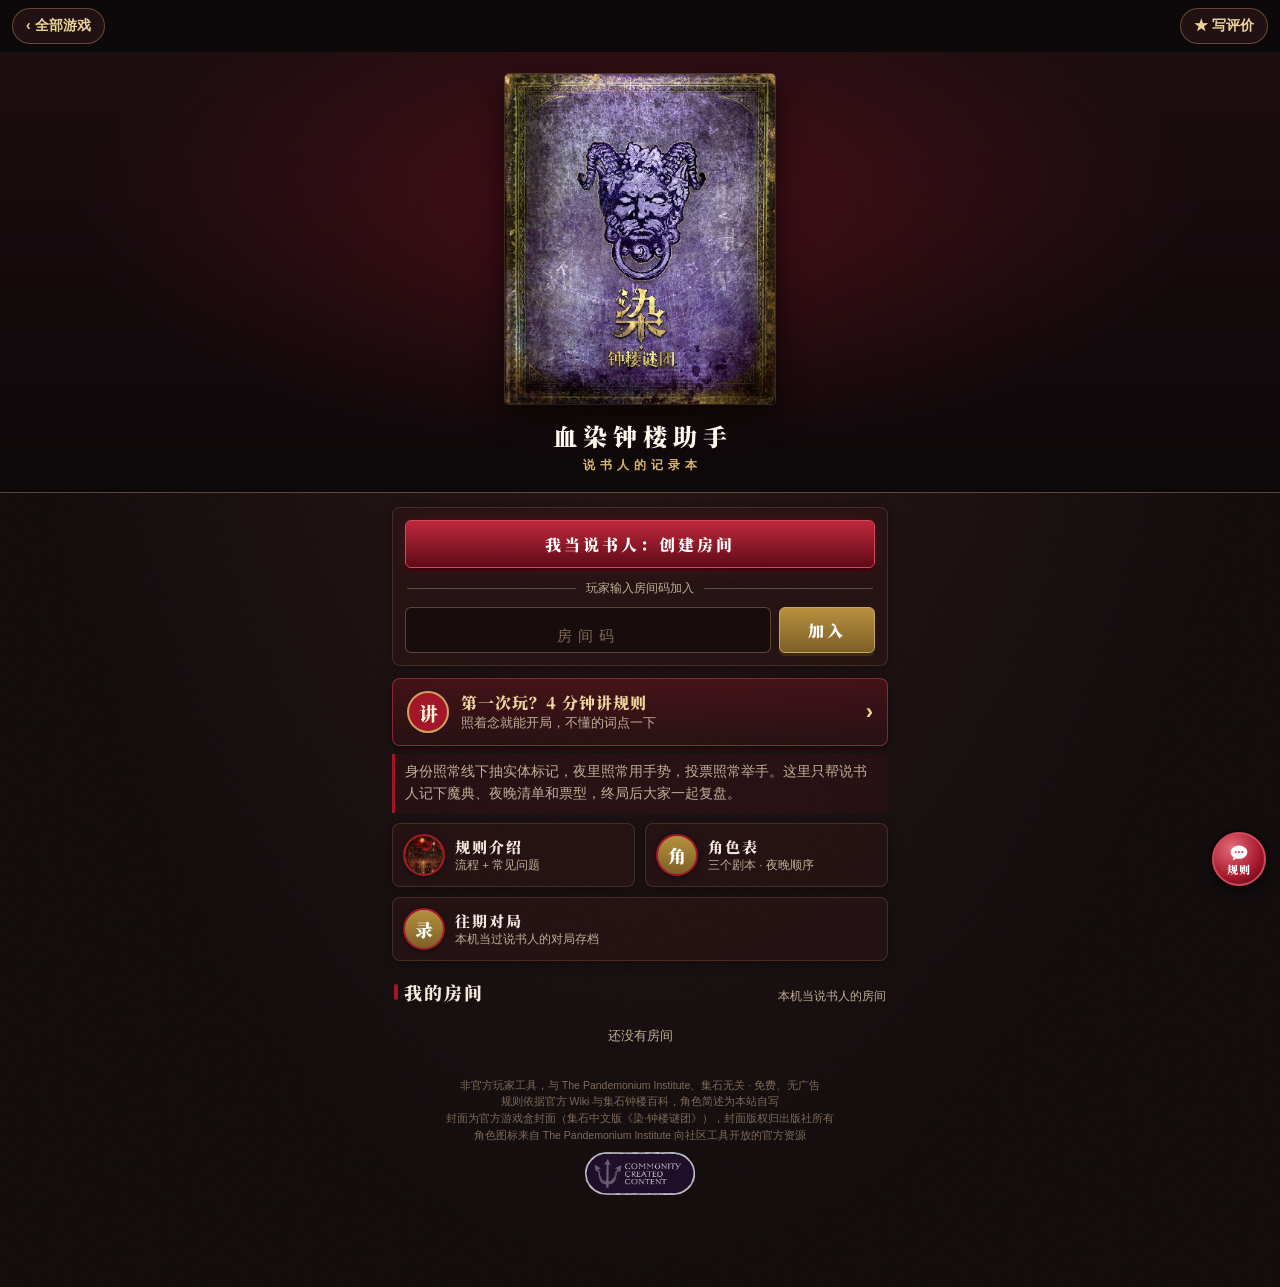
<file: public/index.html>
<!doctype html>
<html lang="zh-CN">
<head>
<meta charset="utf-8">
<meta name="viewport" content="width=device-width,initial-scale=1,viewport-fit=cover">
<meta name="theme-color" content="#0d0809">
<title>血染钟楼助手 · 说书人的记录本</title>
<meta name="description" content="《血染钟楼》线下对局助手：说书人记魔典、夜晚清单、夜间日志、提名票型，玩家扫码看公开信息和角色表，终局一起复盘">
<meta property="og:type" content="website">
<meta property="og:title" content="血染钟楼助手 · 说书人的记录本">
<meta property="og:description" content="说书人记魔典、夜晚清单、提名票型；玩家扫码看公开信息和角色表，终局一起复盘">
<meta itemprop="name" content="血染钟楼助手 · 说书人的记录本">
<meta itemprop="image" content="https://botc.leisurecat.cloud/img/icon-512.jpg">
<meta property="og:image" content="https://botc.leisurecat.cloud/img/icon-512.jpg">
<link rel="icon" href="img/icon-64.png">
<link rel="apple-touch-icon" href="img/icon-180.png">
<link rel="preconnect" href="https://fonts.googleapis.com">
<link rel="preconnect" href="https://fonts.gstatic.com" crossorigin>
<link href="https://fonts.googleapis.com/css2?family=Cinzel:wght@500&family=Oswald:wght@500;600&family=Noto+Serif+SC:wght@600;900&display=swap" rel="stylesheet">
<link rel="stylesheet" href="style.css">
</head>
<body>
<div style="position:absolute;width:0;height:0;overflow:hidden"><img src="img/icon-512.jpg" alt=""></div>
<div id="app"></div>
<div id="sheet"></div>
<div id="toast"></div>
<script type="module" src="app.js"></script>
<script type="module" src="chat.js"></script>
</body>
</html>
</file>
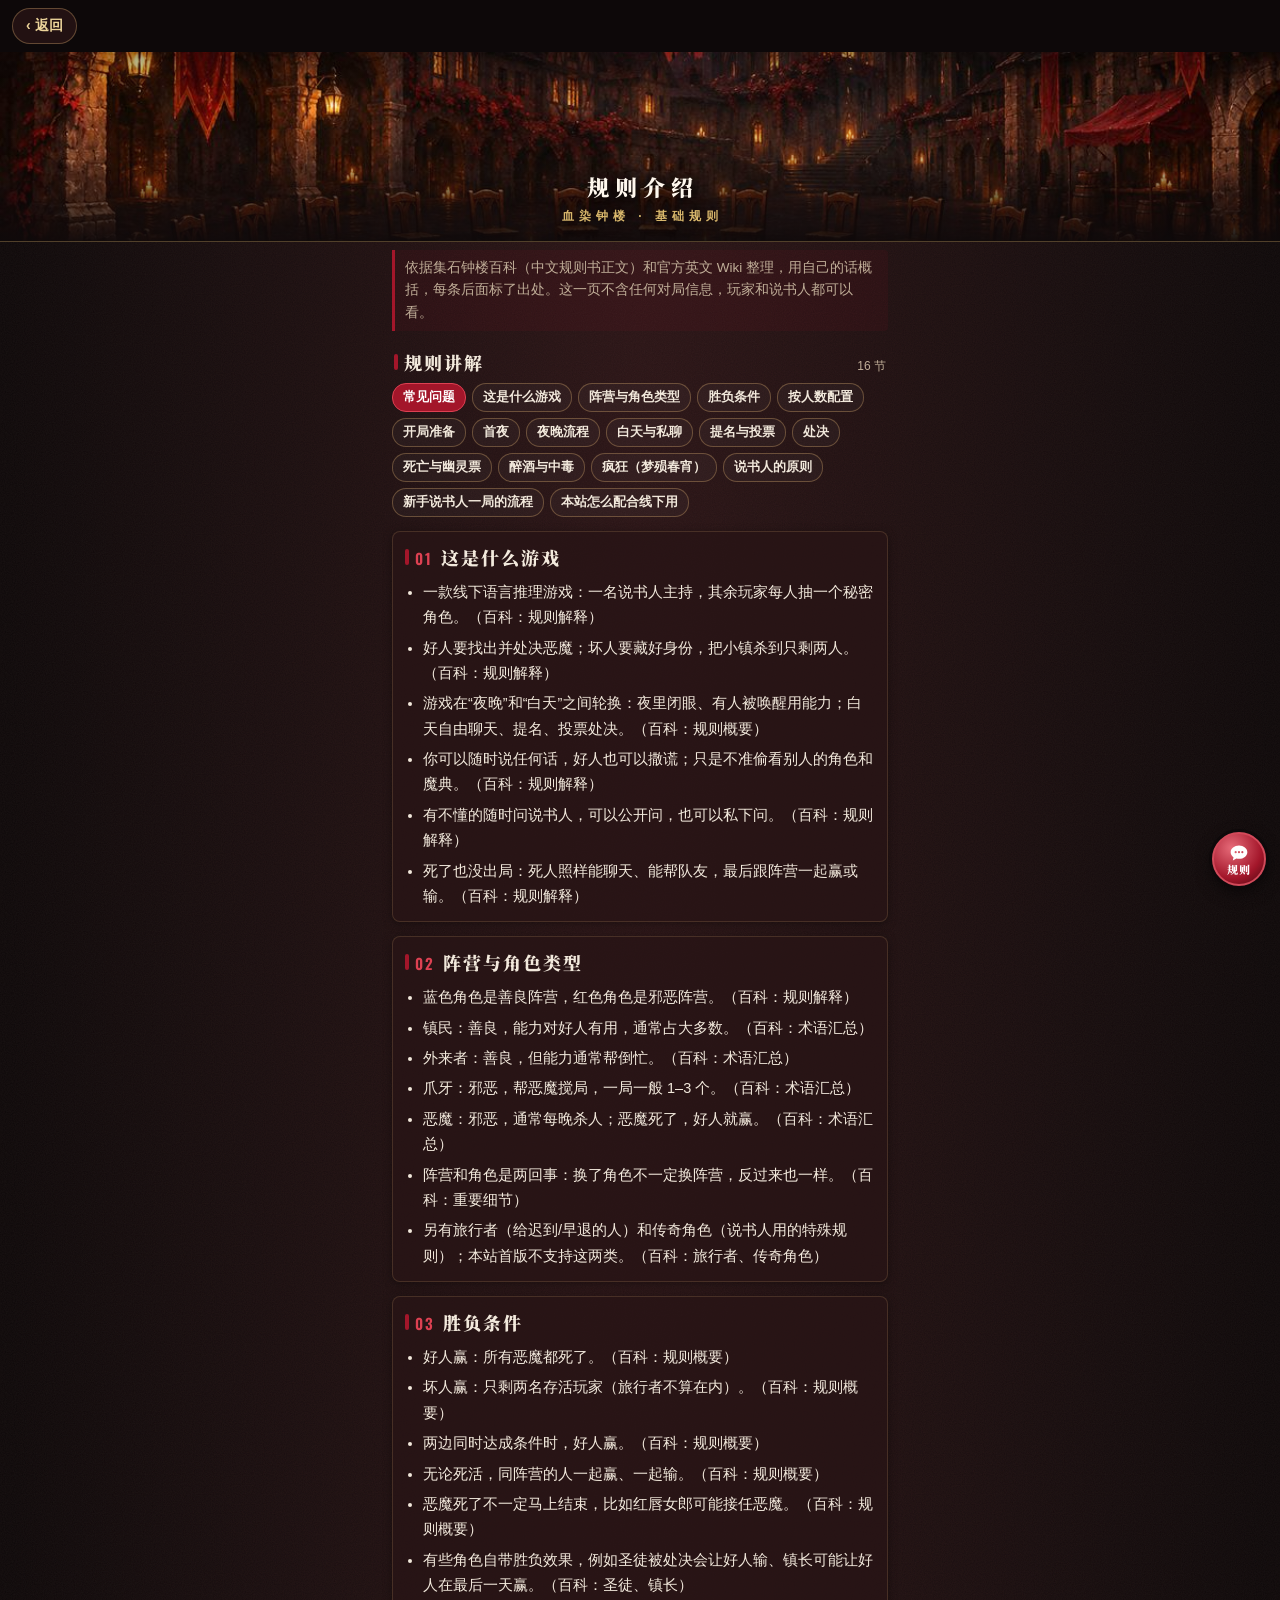
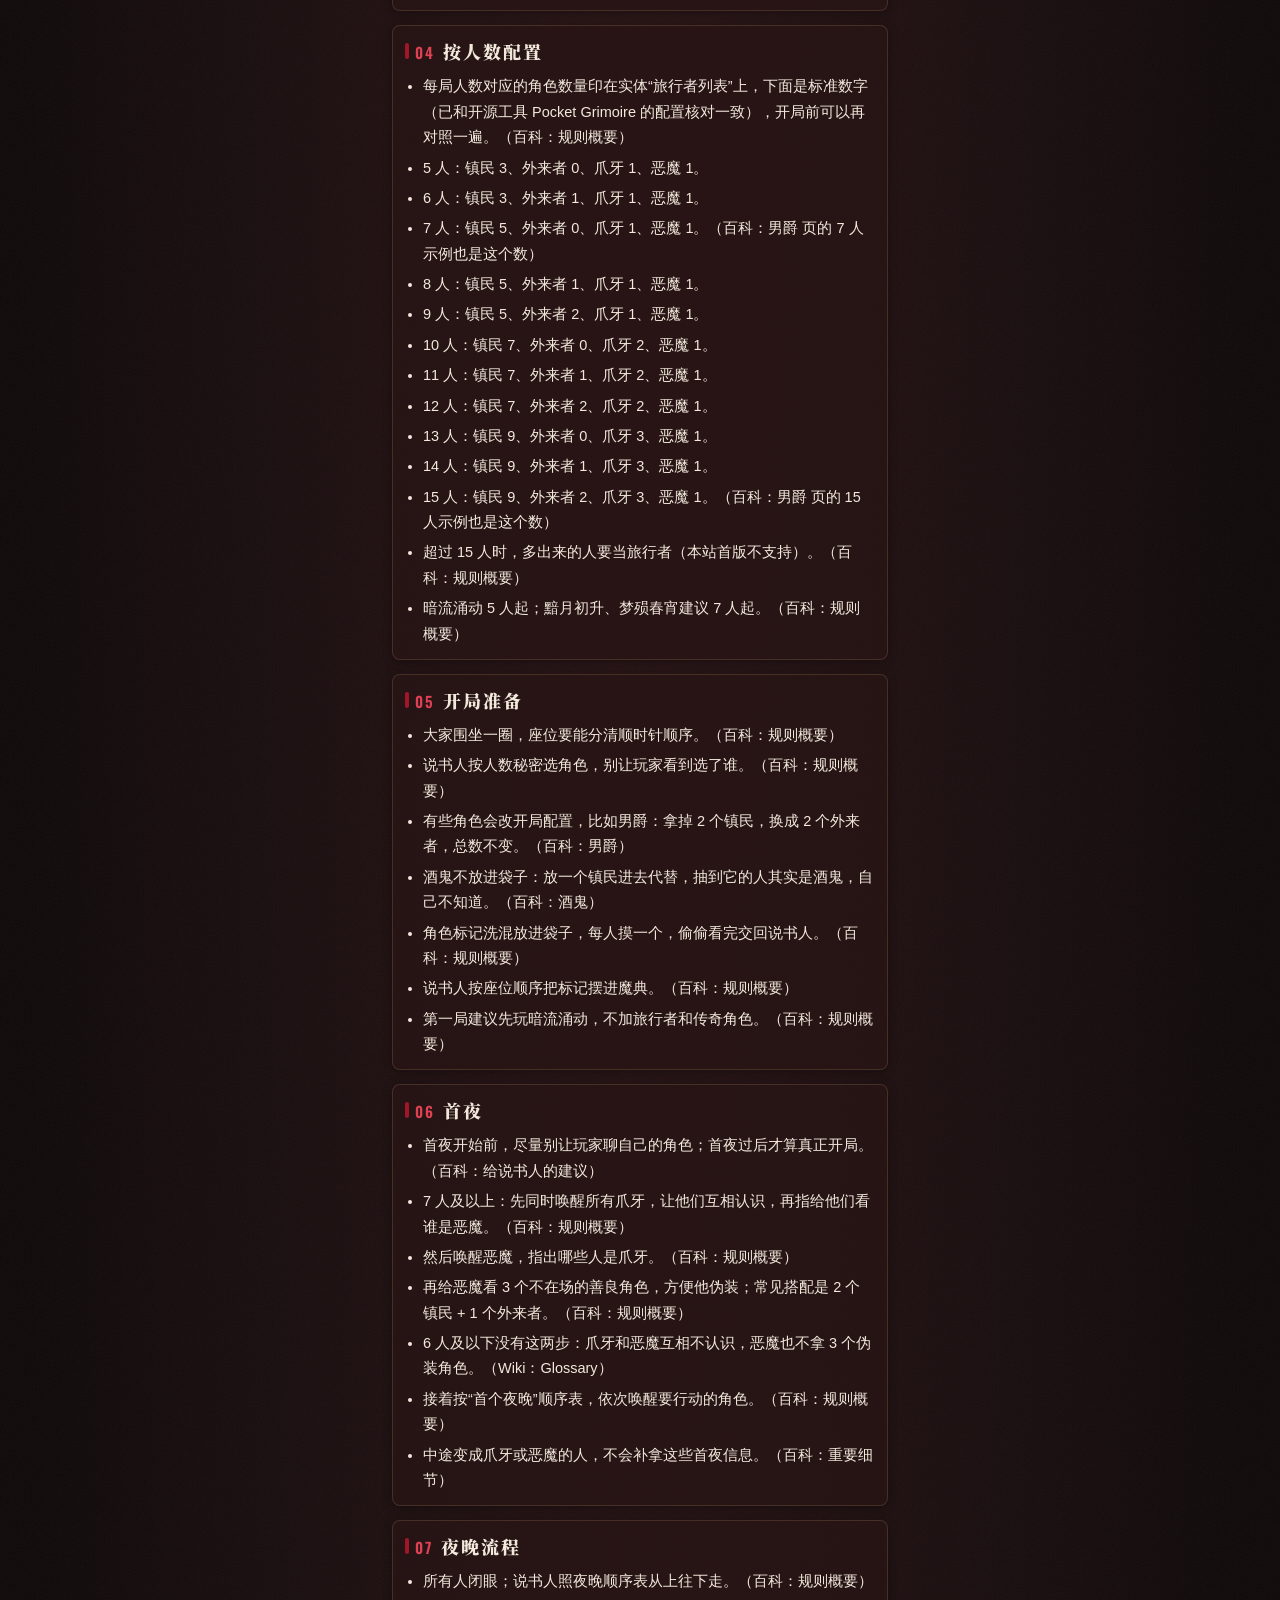
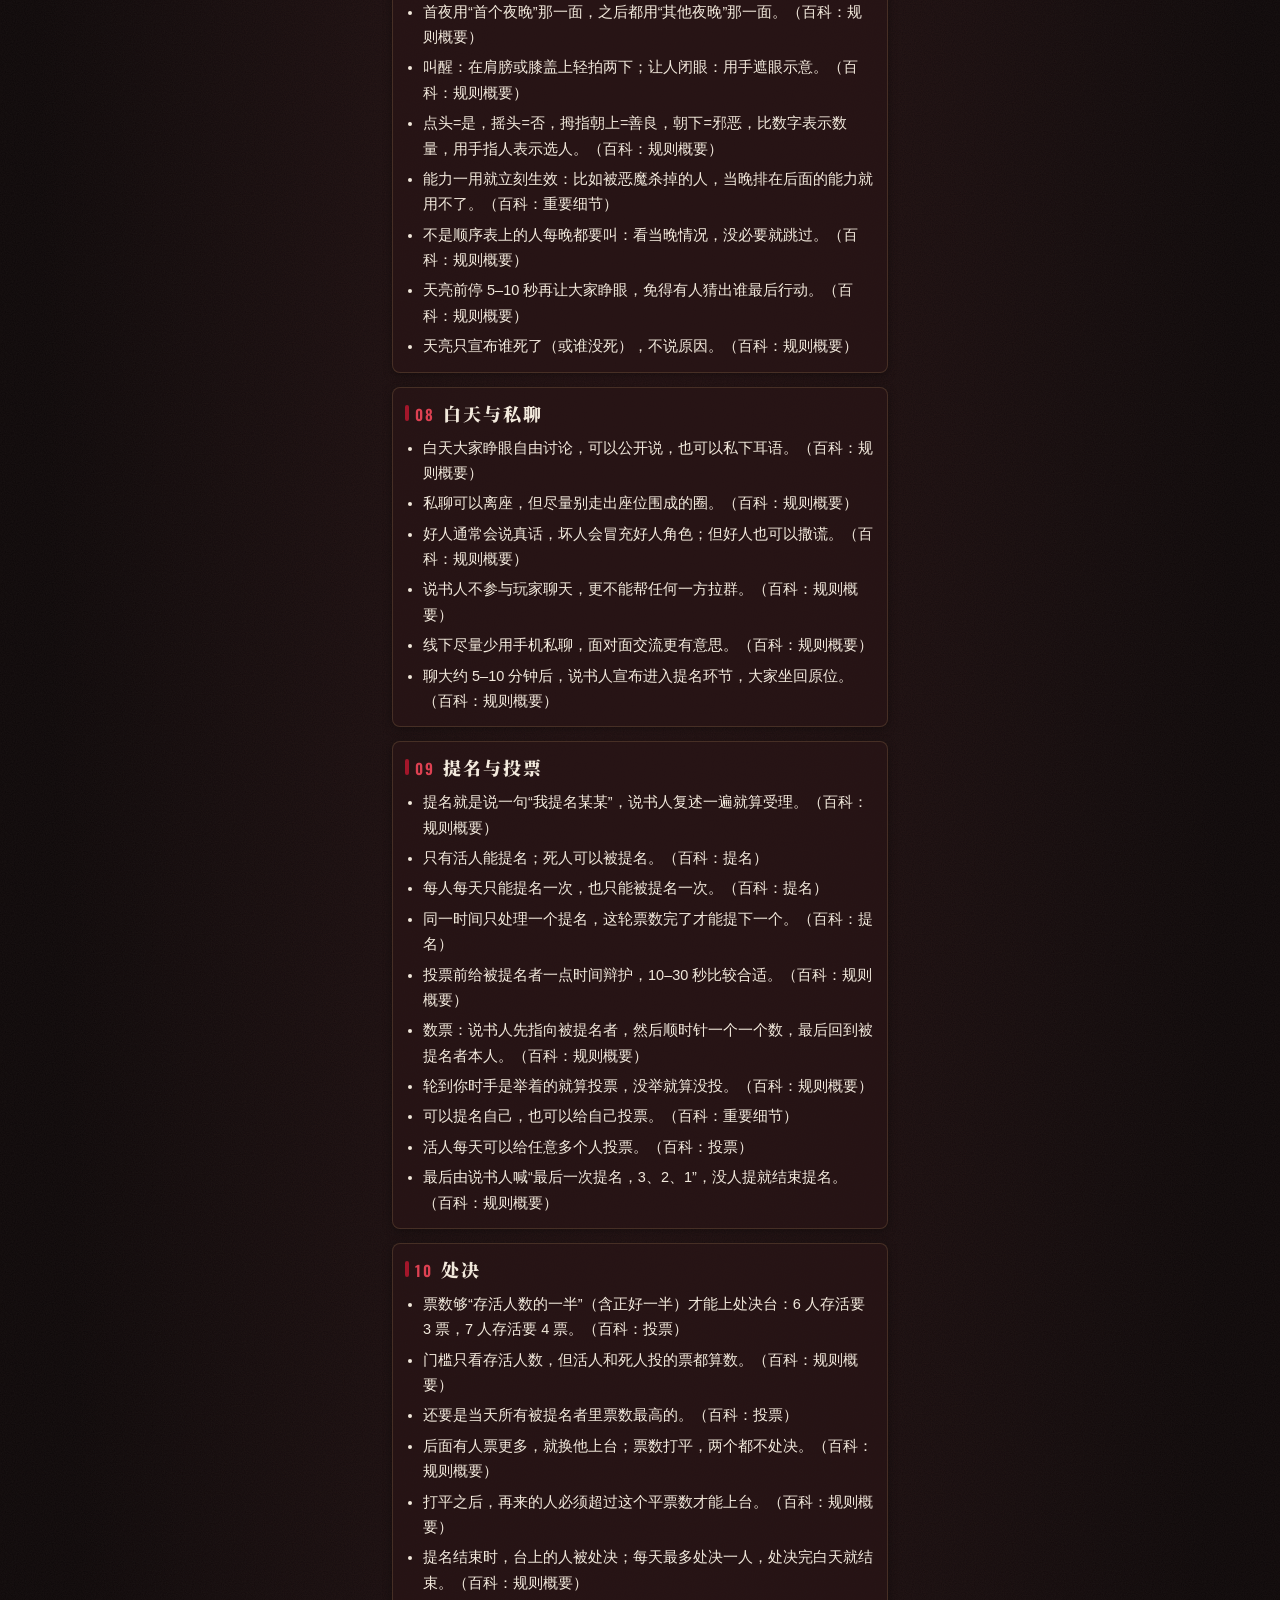
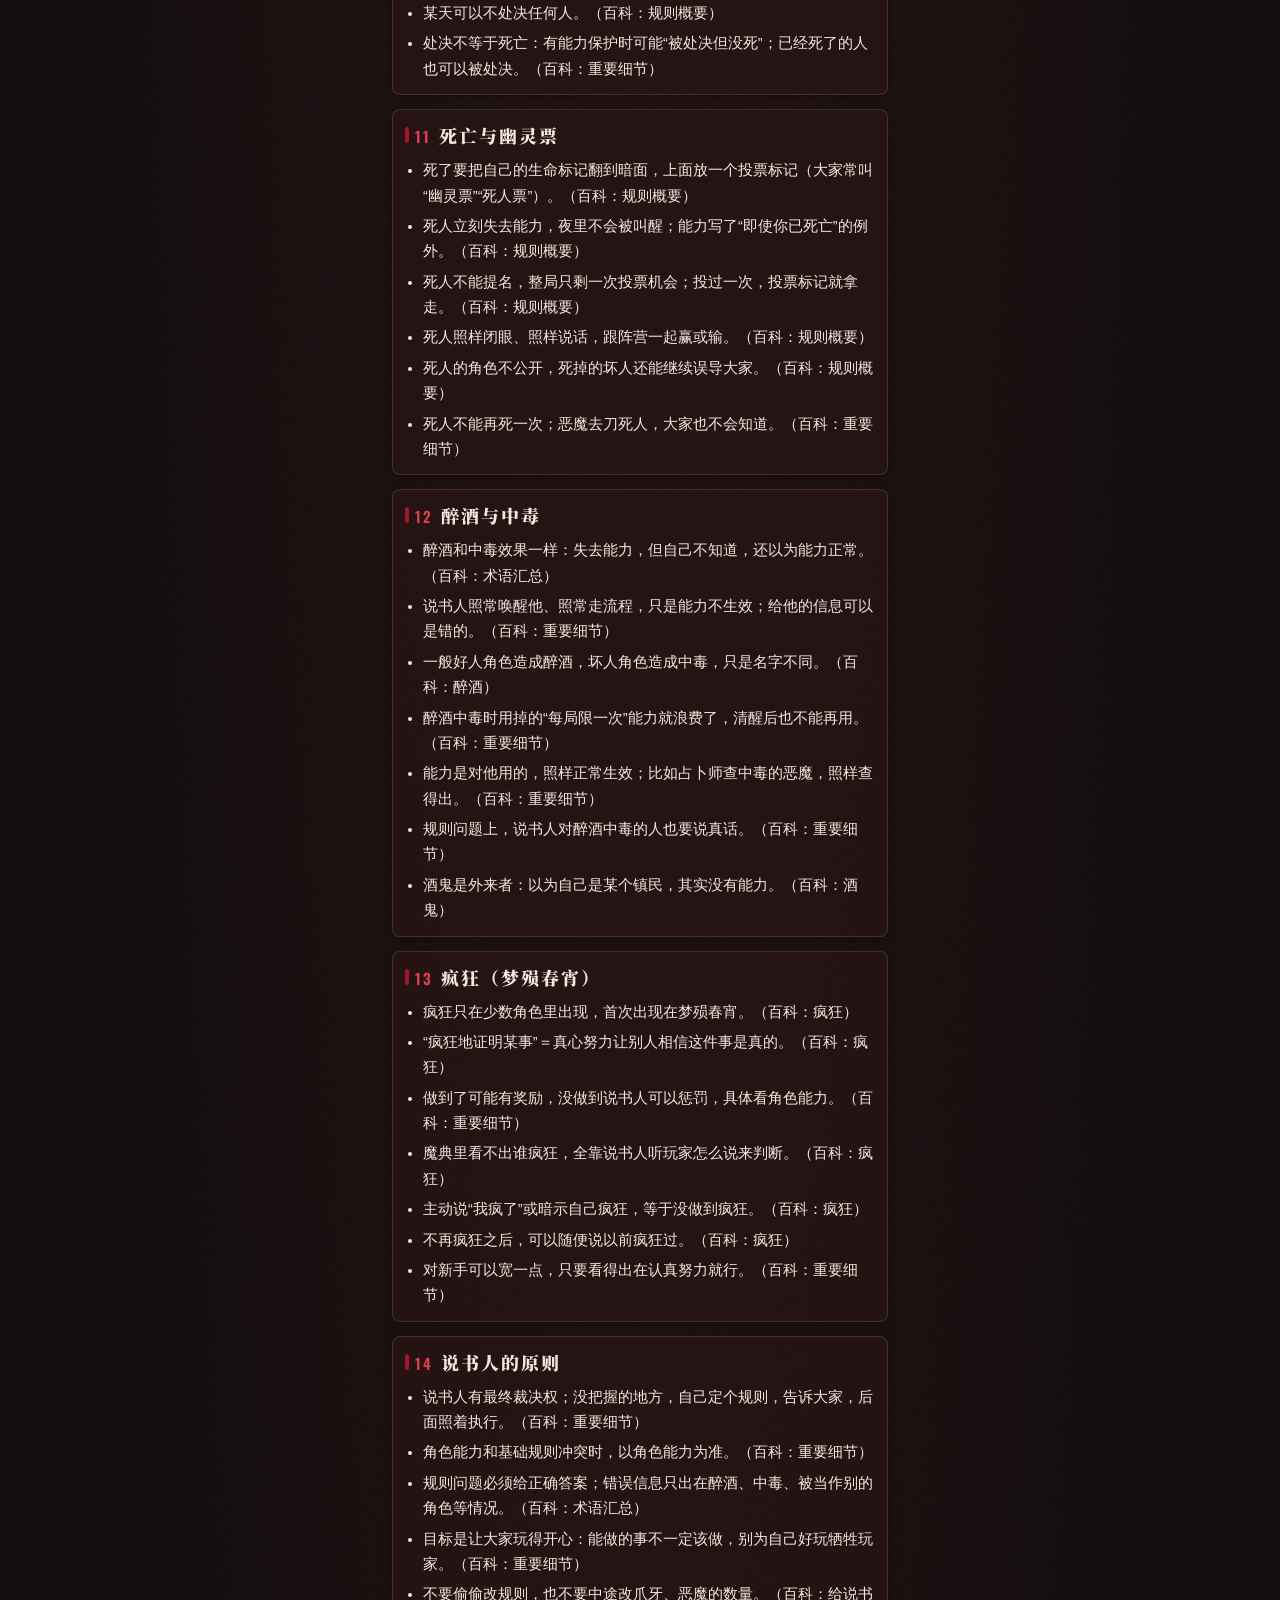
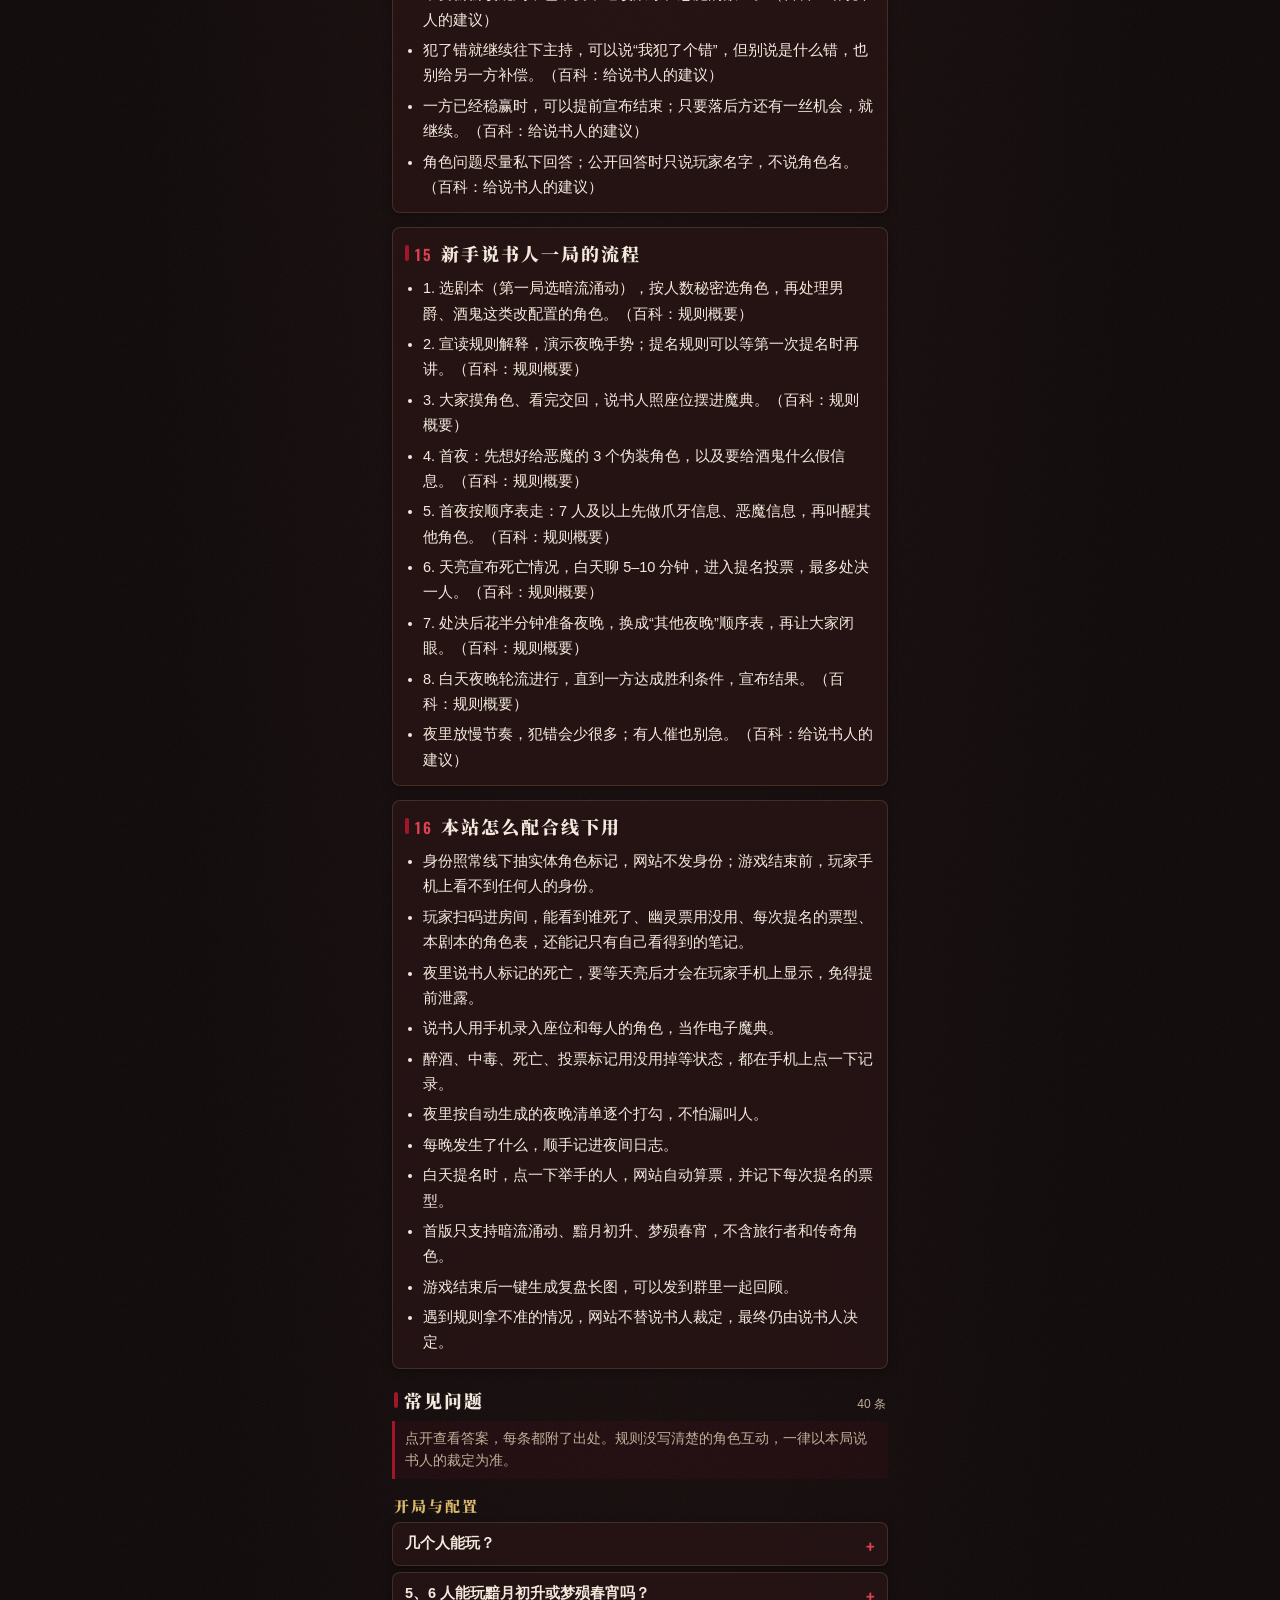
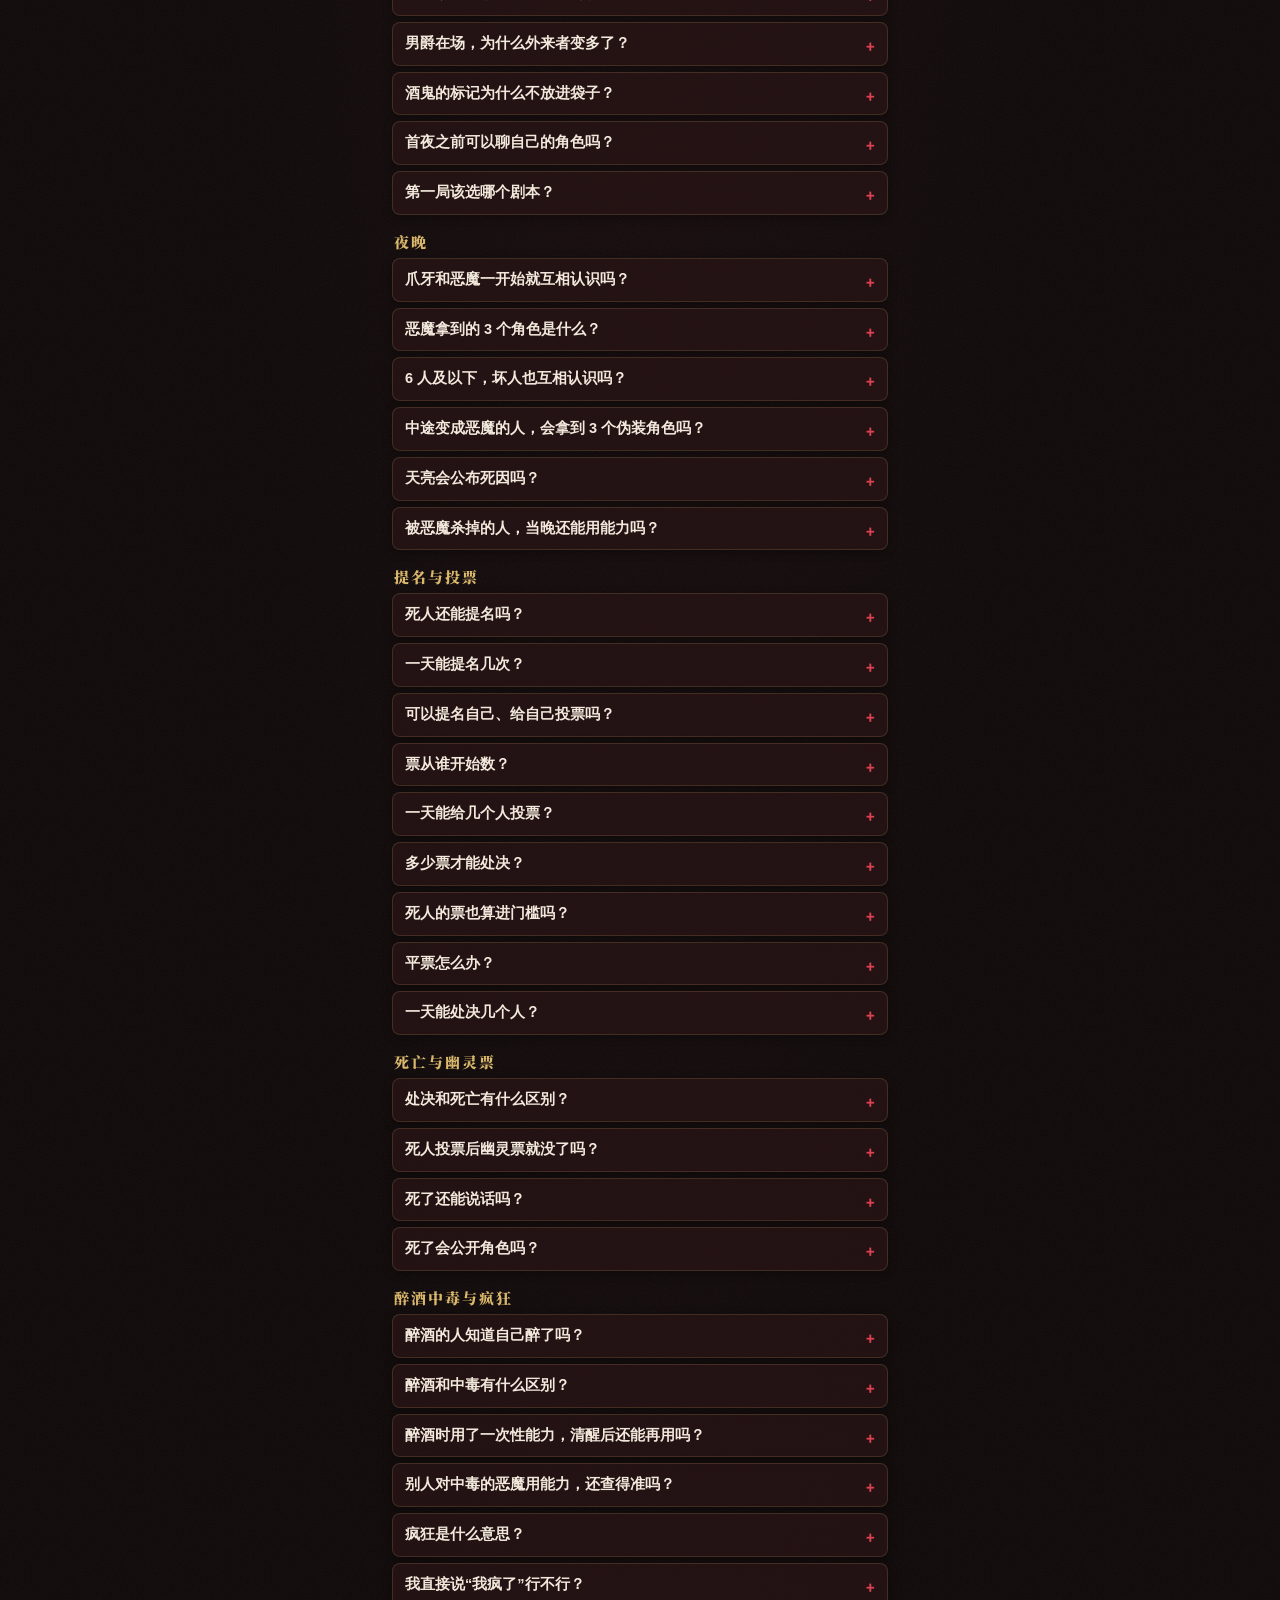
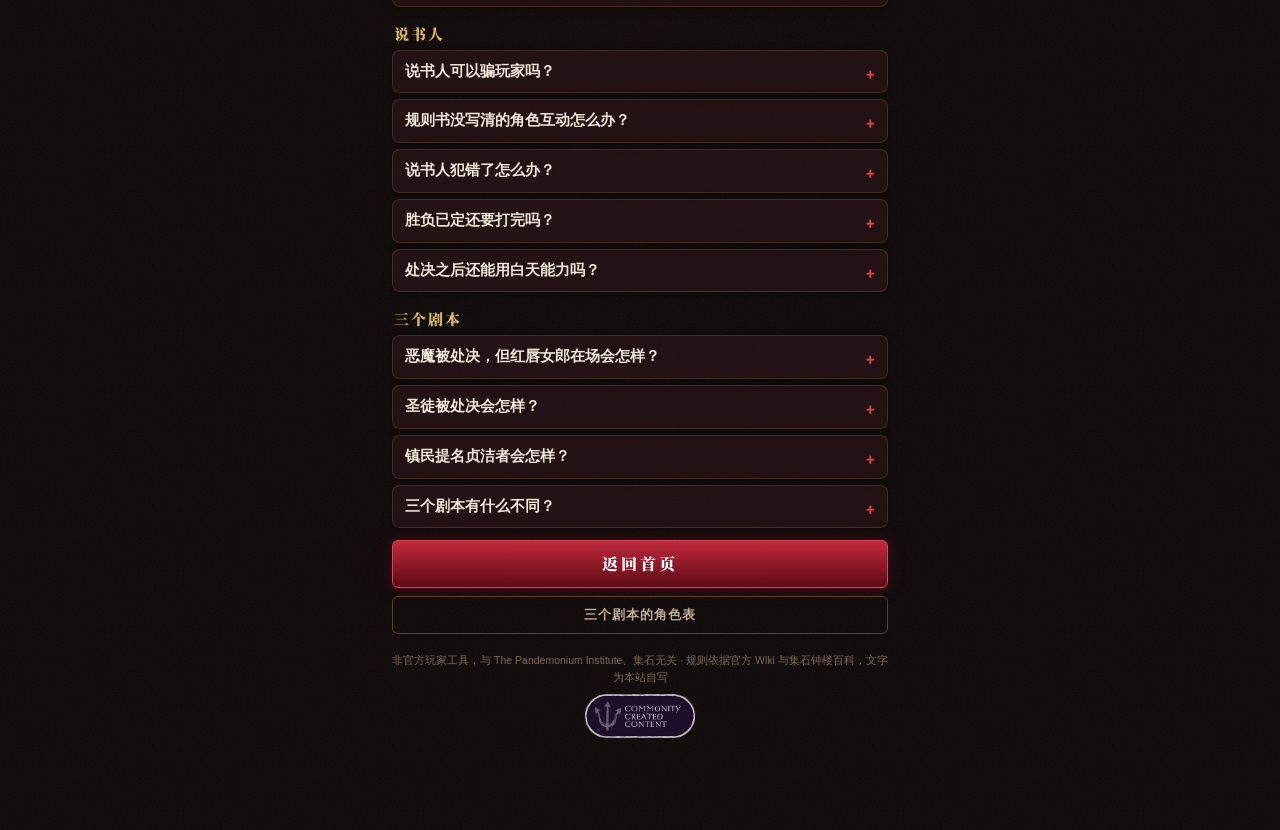
<file: public/guide.html>
<!doctype html>
<html lang="zh-CN">
<head>
<meta charset="utf-8">
<meta name="viewport" content="width=device-width,initial-scale=1,viewport-fit=cover">
<meta name="theme-color" content="#0d0809">
<title>规则介绍 · 血染钟楼助手</title>
<meta property="og:title" content="规则介绍 · 血染钟楼助手">
<meta property="og:image" content="https://botc.leisurecat.cloud/img/icon-512.jpg">
<link rel="icon" href="img/icon-64.png">
<link rel="apple-touch-icon" href="img/icon-180.png">
<link rel="preconnect" href="https://fonts.googleapis.com">
<link rel="preconnect" href="https://fonts.gstatic.com" crossorigin>
<link href="https://fonts.googleapis.com/css2?family=Oswald:wght@500;600&family=Noto+Serif+SC:wght@600;900&display=swap" rel="stylesheet">
<link rel="stylesheet" href="style.css">
</head>
<body>
<div class="back-nav" data-html2canvas-ignore><a class="back-pill" href="/">‹ 返回</a></div>
<div style="position:absolute;width:0;height:0;overflow:hidden"><img src="img/icon-512.jpg" alt=""></div>
<div class="hero-art" style="height:calc(env(safe-area-inset-top) + 190px)"><img src="img/guide.jpg" alt="" style="object-position:50% 50%"><div class="ht"><div class="hz">规则介绍</div><div class="hs">血染钟楼 · 基础规则</div></div></div>
<div class="wrap guide">
<p class="note">依据集石钟楼百科（中文规则书正文）和官方英文 Wiki 整理，用自己的话概括，每条后面标了出处。这一页不含任何对局信息，玩家和说书人都可以看。</p>
<h2 class="h"><span>规则讲解</span><small>16 节</small></h2>
<nav class="toc"><a class="fqa" href="#faq">常见问题</a><a href="#s1">这是什么游戏</a><a href="#s2">阵营与角色类型</a><a href="#s3">胜负条件</a><a href="#s4">按人数配置</a><a href="#s5">开局准备</a><a href="#s6">首夜</a><a href="#s7">夜晚流程</a><a href="#s8">白天与私聊</a><a href="#s9">提名与投票</a><a href="#s10">处决</a><a href="#s11">死亡与幽灵票</a><a href="#s12">醉酒与中毒</a><a href="#s13">疯狂（梦殒春宵）</a><a href="#s14">说书人的原则</a><a href="#s15">新手说书人一局的流程</a><a href="#s16">本站怎么配合线下用</a></nav>
<section class="card gs" id="s1"><h2 class="h"><span><i>01</i>这是什么游戏</span></h2><ul><li>一款线下语言推理游戏：一名说书人主持，其余玩家每人抽一个秘密角色。（百科：规则解释）</li><li>好人要找出并处决恶魔；坏人要藏好身份，把小镇杀到只剩两人。（百科：规则解释）</li><li>游戏在“夜晚”和“白天”之间轮换：夜里闭眼、有人被唤醒用能力；白天自由聊天、提名、投票处决。（百科：规则概要）</li><li>你可以随时说任何话，好人也可以撒谎；只是不准偷看别人的角色和魔典。（百科：规则解释）</li><li>有不懂的随时问说书人，可以公开问，也可以私下问。（百科：规则解释）</li><li>死了也没出局：死人照样能聊天、能帮队友，最后跟阵营一起赢或输。（百科：规则解释）</li></ul></section>
<section class="card gs" id="s2"><h2 class="h"><span><i>02</i>阵营与角色类型</span></h2><ul><li>蓝色角色是善良阵营，红色角色是邪恶阵营。（百科：规则解释）</li><li>镇民：善良，能力对好人有用，通常占大多数。（百科：术语汇总）</li><li>外来者：善良，但能力通常帮倒忙。（百科：术语汇总）</li><li>爪牙：邪恶，帮恶魔搅局，一局一般 1–3 个。（百科：术语汇总）</li><li>恶魔：邪恶，通常每晚杀人；恶魔死了，好人就赢。（百科：术语汇总）</li><li>阵营和角色是两回事：换了角色不一定换阵营，反过来也一样。（百科：重要细节）</li><li>另有旅行者（给迟到/早退的人）和传奇角色（说书人用的特殊规则）；本站首版不支持这两类。（百科：旅行者、传奇角色）</li></ul></section>
<section class="card gs" id="s3"><h2 class="h"><span><i>03</i>胜负条件</span></h2><ul><li>好人赢：所有恶魔都死了。（百科：规则概要）</li><li>坏人赢：只剩两名存活玩家（旅行者不算在内）。（百科：规则概要）</li><li>两边同时达成条件时，好人赢。（百科：规则概要）</li><li>无论死活，同阵营的人一起赢、一起输。（百科：规则概要）</li><li>恶魔死了不一定马上结束，比如红唇女郎可能接任恶魔。（百科：规则概要）</li><li>有些角色自带胜负效果，例如圣徒被处决会让好人输、镇长可能让好人在最后一天赢。（百科：圣徒、镇长）</li></ul></section>
<section class="card gs" id="s4"><h2 class="h"><span><i>04</i>按人数配置</span></h2><ul><li>每局人数对应的角色数量印在实体“旅行者列表”上，下面是标准数字（已和开源工具 Pocket Grimoire 的配置核对一致），开局前可以再对照一遍。（百科：规则概要）</li><li>5 人：镇民 3、外来者 0、爪牙 1、恶魔 1。</li><li>6 人：镇民 3、外来者 1、爪牙 1、恶魔 1。</li><li>7 人：镇民 5、外来者 0、爪牙 1、恶魔 1。（百科：男爵 页的 7 人示例也是这个数）</li><li>8 人：镇民 5、外来者 1、爪牙 1、恶魔 1。</li><li>9 人：镇民 5、外来者 2、爪牙 1、恶魔 1。</li><li>10 人：镇民 7、外来者 0、爪牙 2、恶魔 1。</li><li>11 人：镇民 7、外来者 1、爪牙 2、恶魔 1。</li><li>12 人：镇民 7、外来者 2、爪牙 2、恶魔 1。</li><li>13 人：镇民 9、外来者 0、爪牙 3、恶魔 1。</li><li>14 人：镇民 9、外来者 1、爪牙 3、恶魔 1。</li><li>15 人：镇民 9、外来者 2、爪牙 3、恶魔 1。（百科：男爵 页的 15 人示例也是这个数）</li><li>超过 15 人时，多出来的人要当旅行者（本站首版不支持）。（百科：规则概要）</li><li>暗流涌动 5 人起；黯月初升、梦殒春宵建议 7 人起。（百科：规则概要）</li></ul></section>
<section class="card gs" id="s5"><h2 class="h"><span><i>05</i>开局准备</span></h2><ul><li>大家围坐一圈，座位要能分清顺时针顺序。（百科：规则概要）</li><li>说书人按人数秘密选角色，别让玩家看到选了谁。（百科：规则概要）</li><li>有些角色会改开局配置，比如男爵：拿掉 2 个镇民，换成 2 个外来者，总数不变。（百科：男爵）</li><li>酒鬼不放进袋子：放一个镇民进去代替，抽到它的人其实是酒鬼，自己不知道。（百科：酒鬼）</li><li>角色标记洗混放进袋子，每人摸一个，偷偷看完交回说书人。（百科：规则概要）</li><li>说书人按座位顺序把标记摆进魔典。（百科：规则概要）</li><li>第一局建议先玩暗流涌动，不加旅行者和传奇角色。（百科：规则概要）</li></ul></section>
<section class="card gs" id="s6"><h2 class="h"><span><i>06</i>首夜</span></h2><ul><li>首夜开始前，尽量别让玩家聊自己的角色；首夜过后才算真正开局。（百科：给说书人的建议）</li><li>7 人及以上：先同时唤醒所有爪牙，让他们互相认识，再指给他们看谁是恶魔。（百科：规则概要）</li><li>然后唤醒恶魔，指出哪些人是爪牙。（百科：规则概要）</li><li>再给恶魔看 3 个不在场的善良角色，方便他伪装；常见搭配是 2 个镇民 + 1 个外来者。（百科：规则概要）</li><li>6 人及以下没有这两步：爪牙和恶魔互相不认识，恶魔也不拿 3 个伪装角色。（Wiki：Glossary）</li><li>接着按“首个夜晚”顺序表，依次唤醒要行动的角色。（百科：规则概要）</li><li>中途变成爪牙或恶魔的人，不会补拿这些首夜信息。（百科：重要细节）</li></ul></section>
<section class="card gs" id="s7"><h2 class="h"><span><i>07</i>夜晚流程</span></h2><ul><li>所有人闭眼；说书人照夜晚顺序表从上往下走。（百科：规则概要）</li><li>首夜用“首个夜晚”那一面，之后都用“其他夜晚”那一面。（百科：规则概要）</li><li>叫醒：在肩膀或膝盖上轻拍两下；让人闭眼：用手遮眼示意。（百科：规则概要）</li><li>点头=是，摇头=否，拇指朝上=善良，朝下=邪恶，比数字表示数量，用手指人表示选人。（百科：规则概要）</li><li>能力一用就立刻生效：比如被恶魔杀掉的人，当晚排在后面的能力就用不了。（百科：重要细节）</li><li>不是顺序表上的人每晚都要叫：看当晚情况，没必要就跳过。（百科：规则概要）</li><li>天亮前停 5–10 秒再让大家睁眼，免得有人猜出谁最后行动。（百科：规则概要）</li><li>天亮只宣布谁死了（或谁没死），不说原因。（百科：规则概要）</li></ul></section>
<section class="card gs" id="s8"><h2 class="h"><span><i>08</i>白天与私聊</span></h2><ul><li>白天大家睁眼自由讨论，可以公开说，也可以私下耳语。（百科：规则概要）</li><li>私聊可以离座，但尽量别走出座位围成的圈。（百科：规则概要）</li><li>好人通常会说真话，坏人会冒充好人角色；但好人也可以撒谎。（百科：规则概要）</li><li>说书人不参与玩家聊天，更不能帮任何一方拉群。（百科：规则概要）</li><li>线下尽量少用手机私聊，面对面交流更有意思。（百科：规则概要）</li><li>聊大约 5–10 分钟后，说书人宣布进入提名环节，大家坐回原位。（百科：规则概要）</li></ul></section>
<section class="card gs" id="s9"><h2 class="h"><span><i>09</i>提名与投票</span></h2><ul><li>提名就是说一句“我提名某某”，说书人复述一遍就算受理。（百科：规则概要）</li><li>只有活人能提名；死人可以被提名。（百科：提名）</li><li>每人每天只能提名一次，也只能被提名一次。（百科：提名）</li><li>同一时间只处理一个提名，这轮票数完了才能提下一个。（百科：提名）</li><li>投票前给被提名者一点时间辩护，10–30 秒比较合适。（百科：规则概要）</li><li>数票：说书人先指向被提名者，然后顺时针一个一个数，最后回到被提名者本人。（百科：规则概要）</li><li>轮到你时手是举着的就算投票，没举就算没投。（百科：规则概要）</li><li>可以提名自己，也可以给自己投票。（百科：重要细节）</li><li>活人每天可以给任意多个人投票。（百科：投票）</li><li>最后由说书人喊“最后一次提名，3、2、1”，没人提就结束提名。（百科：规则概要）</li></ul></section>
<section class="card gs" id="s10"><h2 class="h"><span><i>10</i>处决</span></h2><ul><li>票数够“存活人数的一半”（含正好一半）才能上处决台：6 人存活要 3 票，7 人存活要 4 票。（百科：投票）</li><li>门槛只看存活人数，但活人和死人投的票都算数。（百科：规则概要）</li><li>还要是当天所有被提名者里票数最高的。（百科：投票）</li><li>后面有人票更多，就换他上台；票数打平，两个都不处决。（百科：规则概要）</li><li>打平之后，再来的人必须超过这个平票数才能上台。（百科：规则概要）</li><li>提名结束时，台上的人被处决；每天最多处决一人，处决完白天就结束。（百科：规则概要）</li><li>某天可以不处决任何人。（百科：规则概要）</li><li>处决不等于死亡：有能力保护时可能“被处决但没死”；已经死了的人也可以被处决。（百科：重要细节）</li></ul></section>
<section class="card gs" id="s11"><h2 class="h"><span><i>11</i>死亡与幽灵票</span></h2><ul><li>死了要把自己的生命标记翻到暗面，上面放一个投票标记（大家常叫“幽灵票”“死人票”）。（百科：规则概要）</li><li>死人立刻失去能力，夜里不会被叫醒；能力写了“即使你已死亡”的例外。（百科：规则概要）</li><li>死人不能提名，整局只剩一次投票机会；投过一次，投票标记就拿走。（百科：规则概要）</li><li>死人照样闭眼、照样说话，跟阵营一起赢或输。（百科：规则概要）</li><li>死人的角色不公开，死掉的坏人还能继续误导大家。（百科：规则概要）</li><li>死人不能再死一次；恶魔去刀死人，大家也不会知道。（百科：重要细节）</li></ul></section>
<section class="card gs" id="s12"><h2 class="h"><span><i>12</i>醉酒与中毒</span></h2><ul><li>醉酒和中毒效果一样：失去能力，但自己不知道，还以为能力正常。（百科：术语汇总）</li><li>说书人照常唤醒他、照常走流程，只是能力不生效；给他的信息可以是错的。（百科：重要细节）</li><li>一般好人角色造成醉酒，坏人角色造成中毒，只是名字不同。（百科：醉酒）</li><li>醉酒中毒时用掉的“每局限一次”能力就浪费了，清醒后也不能再用。（百科：重要细节）</li><li>能力是对他用的，照样正常生效；比如占卜师查中毒的恶魔，照样查得出。（百科：重要细节）</li><li>规则问题上，说书人对醉酒中毒的人也要说真话。（百科：重要细节）</li><li>酒鬼是外来者：以为自己是某个镇民，其实没有能力。（百科：酒鬼）</li></ul></section>
<section class="card gs" id="s13"><h2 class="h"><span><i>13</i>疯狂（梦殒春宵）</span></h2><ul><li>疯狂只在少数角色里出现，首次出现在梦殒春宵。（百科：疯狂）</li><li>“疯狂地证明某事”＝真心努力让别人相信这件事是真的。（百科：疯狂）</li><li>做到了可能有奖励，没做到说书人可以惩罚，具体看角色能力。（百科：重要细节）</li><li>魔典里看不出谁疯狂，全靠说书人听玩家怎么说来判断。（百科：疯狂）</li><li>主动说“我疯了”或暗示自己疯狂，等于没做到疯狂。（百科：疯狂）</li><li>不再疯狂之后，可以随便说以前疯狂过。（百科：疯狂）</li><li>对新手可以宽一点，只要看得出在认真努力就行。（百科：重要细节）</li></ul></section>
<section class="card gs" id="s14"><h2 class="h"><span><i>14</i>说书人的原则</span></h2><ul><li>说书人有最终裁决权；没把握的地方，自己定个规则，告诉大家，后面照着执行。（百科：重要细节）</li><li>角色能力和基础规则冲突时，以角色能力为准。（百科：重要细节）</li><li>规则问题必须给正确答案；错误信息只出在醉酒、中毒、被当作别的角色等情况。（百科：术语汇总）</li><li>目标是让大家玩得开心：能做的事不一定该做，别为自己好玩牺牲玩家。（百科：重要细节）</li><li>不要偷偷改规则，也不要中途改爪牙、恶魔的数量。（百科：给说书人的建议）</li><li>犯了错就继续往下主持，可以说“我犯了个错”，但别说是什么错，也别给另一方补偿。（百科：给说书人的建议）</li><li>一方已经稳赢时，可以提前宣布结束；只要落后方还有一丝机会，就继续。（百科：给说书人的建议）</li><li>角色问题尽量私下回答；公开回答时只说玩家名字，不说角色名。（百科：给说书人的建议）</li></ul></section>
<section class="card gs" id="s15"><h2 class="h"><span><i>15</i>新手说书人一局的流程</span></h2><ul><li>1. 选剧本（第一局选暗流涌动），按人数秘密选角色，再处理男爵、酒鬼这类改配置的角色。（百科：规则概要）</li><li>2. 宣读规则解释，演示夜晚手势；提名规则可以等第一次提名时再讲。（百科：规则概要）</li><li>3. 大家摸角色、看完交回，说书人照座位摆进魔典。（百科：规则概要）</li><li>4. 首夜：先想好给恶魔的 3 个伪装角色，以及要给酒鬼什么假信息。（百科：规则概要）</li><li>5. 首夜按顺序表走：7 人及以上先做爪牙信息、恶魔信息，再叫醒其他角色。（百科：规则概要）</li><li>6. 天亮宣布死亡情况，白天聊 5–10 分钟，进入提名投票，最多处决一人。（百科：规则概要）</li><li>7. 处决后花半分钟准备夜晚，换成“其他夜晚”顺序表，再让大家闭眼。（百科：规则概要）</li><li>8. 白天夜晚轮流进行，直到一方达成胜利条件，宣布结果。（百科：规则概要）</li><li>夜里放慢节奏，犯错会少很多；有人催也别急。（百科：给说书人的建议）</li></ul></section>
<section class="card gs" id="s16"><h2 class="h"><span><i>16</i>本站怎么配合线下用</span></h2><ul><li>身份照常线下抽实体角色标记，网站不发身份；游戏结束前，玩家手机上看不到任何人的身份。</li><li>玩家扫码进房间，能看到谁死了、幽灵票用没用、每次提名的票型、本剧本的角色表，还能记只有自己看得到的笔记。</li><li>夜里说书人标记的死亡，要等天亮后才会在玩家手机上显示，免得提前泄露。</li><li>说书人用手机录入座位和每人的角色，当作电子魔典。</li><li>醉酒、中毒、死亡、投票标记用没用掉等状态，都在手机上点一下记录。</li><li>夜里按自动生成的夜晚清单逐个打勾，不怕漏叫人。</li><li>每晚发生了什么，顺手记进夜间日志。</li><li>白天提名时，点一下举手的人，网站自动算票，并记下每次提名的票型。</li><li>首版只支持暗流涌动、黯月初升、梦殒春宵，不含旅行者和传奇角色。</li><li>游戏结束后一键生成复盘长图，可以发到群里一起回顾。</li><li>遇到规则拿不准的情况，网站不替说书人裁定，最终仍由说书人决定。</li></ul></section>
<h2 class="h" id="faq"><span>常见问题</span><small>40 条</small></h2>
<p class="note">点开查看答案，每条都附了出处。规则没写清楚的角色互动，一律以本局说书人的裁定为准。</p>
<h3 class="fq-cat">开局与配置</h3><details class="card fq"><summary>几个人能玩？</summary><p>暗流涌动 5 人起；黯月初升和梦殒春宵建议 7 人起。超过 15 人时，多出来的人要当旅行者（本站首版不支持）。 <a href="https://clocktower-wiki.gstonegames.com/index.php?title=%E8%A7%84%E5%88%99%E6%A6%82%E8%A6%81" target="_blank" rel="noopener">来源：集石钟楼百科「规则概要」</a></p></details><details class="card fq"><summary>5、6 人能玩黯月初升或梦殒春宵吗？</summary><p>能玩，但官方不推荐。沙巴洛斯、莽夫、方古、镜像双子等角色在 5–6 人局里对某一方很不公平。 <a href="https://clocktower-wiki.gstonegames.com/index.php?title=%E8%A7%84%E5%88%99%E6%A6%82%E8%A6%81" target="_blank" rel="noopener">来源：集石钟楼百科「规则概要」</a></p></details><details class="card fq"><summary>男爵在场，为什么外来者变多了？</summary><p>男爵的开局效果是拿掉 2 个镇民、换成 2 个外来者，总人数不变。这个调整只在开局做，男爵死了也不会变回去。 <a href="https://clocktower-wiki.gstonegames.com/index.php?title=%E7%94%B7%E7%88%B5" target="_blank" rel="noopener">来源：集石钟楼百科「男爵」</a></p></details><details class="card fq"><summary>酒鬼的标记为什么不放进袋子？</summary><p>酒鬼要换成一个镇民标记放进去。抽到的人以为自己是那个镇民，其实是酒鬼，只有说书人知道。 <a href="https://clocktower-wiki.gstonegames.com/index.php?title=%E9%85%92%E9%AC%BC" target="_blank" rel="noopener">来源：集石钟楼百科「酒鬼」</a></p></details><details class="card fq"><summary>首夜之前可以聊自己的角色吗？</summary><p>不建议，说书人也可以直接禁止。恶魔要等首夜拿到伪装角色，大家首夜过后再聊身份才公平。 <a href="https://clocktower-wiki.gstonegames.com/index.php?title=%E7%BB%99%E8%AF%B4%E4%B9%A6%E4%BA%BA%E7%9A%84%E5%BB%BA%E8%AE%AE" target="_blank" rel="noopener">来源：集石钟楼百科「给说书人的建议」</a></p></details><details class="card fq"><summary>第一局该选哪个剧本？</summary><p>官方建议从暗流涌动开始，难度是初学者，也先别加旅行者和传奇角色。 <a href="https://clocktower-wiki.gstonegames.com/index.php?title=%E8%A7%84%E5%88%99%E6%A6%82%E8%A6%81" target="_blank" rel="noopener">来源：集石钟楼百科「规则概要」</a></p></details><h3 class="fq-cat">夜晚</h3><details class="card fq"><summary>爪牙和恶魔一开始就互相认识吗？</summary><p>7 人及以上会：首夜爪牙一起睁眼互认，并得知谁是恶魔；恶魔得知谁是爪牙。 <a href="https://clocktower-wiki.gstonegames.com/index.php?title=%E8%A7%84%E5%88%99%E6%A6%82%E8%A6%81" target="_blank" rel="noopener">来源：集石钟楼百科「规则概要」</a></p></details><details class="card fq"><summary>恶魔拿到的 3 个角色是什么？</summary><p>是 3 个不在场的善良角色，给恶魔做伪装用。恶魔也可以不用它们，随便冒充别的角色。 <a href="https://clocktower-wiki.gstonegames.com/index.php?title=%E8%A7%84%E5%88%99%E6%A6%82%E8%A6%81" target="_blank" rel="noopener">来源：集石钟楼百科「规则概要」</a></p></details><details class="card fq"><summary>6 人及以下，坏人也互相认识吗？</summary><p>不认识。官方术语里，爪牙信息和恶魔信息（含 3 个伪装角色）只出现在 7 人及以上的局。 <a href="https://wiki.bloodontheclocktower.com/Glossary" target="_blank" rel="noopener">来源：官方 Wiki「Glossary」</a></p></details><details class="card fq"><summary>中途变成恶魔的人，会拿到 3 个伪装角色吗？</summary><p>不会。中途变成爪牙或恶魔的人，不会补拿首夜的互认信息和伪装角色。 <a href="https://clocktower-wiki.gstonegames.com/index.php?title=%E9%87%8D%E8%A6%81%E7%BB%86%E8%8A%82" target="_blank" rel="noopener">来源：集石钟楼百科「重要细节」</a></p></details><details class="card fq"><summary>天亮会公布死因吗？</summary><p>不会。只说谁死了；没人死也要说，但不说为什么。 <a href="https://clocktower-wiki.gstonegames.com/index.php?title=%E8%A7%84%E5%88%99%E6%A6%82%E8%A6%81" target="_blank" rel="noopener">来源：集石钟楼百科「规则概要」</a></p></details><details class="card fq"><summary>被恶魔杀掉的人，当晚还能用能力吗？</summary><p>一般不能。能力一用就立刻生效，人已经死了，排在后面的能力就不会再叫醒他用；写明死亡时触发的能力除外。 <a href="https://clocktower-wiki.gstonegames.com/index.php?title=%E9%87%8D%E8%A6%81%E7%BB%86%E8%8A%82" target="_blank" rel="noopener">来源：集石钟楼百科「重要细节」</a></p></details><h3 class="fq-cat">提名与投票</h3><details class="card fq"><summary>死人还能提名吗？</summary><p>不能。只有活人能提名，但死人可以被提名。 <a href="https://clocktower-wiki.gstonegames.com/index.php?title=%E6%8F%90%E5%90%8D" target="_blank" rel="noopener">来源：集石钟楼百科「提名」</a></p></details><details class="card fq"><summary>一天能提名几次？</summary><p>每人每天只能提名一次，也只能被提名一次。同一时间只处理一个提名。 <a href="https://clocktower-wiki.gstonegames.com/index.php?title=%E6%8F%90%E5%90%8D" target="_blank" rel="noopener">来源：集石钟楼百科「提名」</a></p></details><details class="card fq"><summary>可以提名自己、给自己投票吗？</summary><p>都可以。规则没禁止的事就能做。 <a href="https://clocktower-wiki.gstonegames.com/index.php?title=%E9%87%8D%E8%A6%81%E7%BB%86%E8%8A%82" target="_blank" rel="noopener">来源：集石钟楼百科「重要细节」</a></p></details><details class="card fq"><summary>票从谁开始数？</summary><p>说书人先指向被提名者，然后顺时针一个个数，最后数被提名者本人。 <a href="https://clocktower-wiki.gstonegames.com/index.php?title=%E8%A7%84%E5%88%99%E6%A6%82%E8%A6%81" target="_blank" rel="noopener">来源：集石钟楼百科「规则概要」</a></p></details><details class="card fq"><summary>一天能给几个人投票？</summary><p>活人每天可以给任意多个被提名者投票；死人整局只剩一票。 <a href="https://clocktower-wiki.gstonegames.com/index.php?title=%E6%8A%95%E7%A5%A8" target="_blank" rel="noopener">来源：集石钟楼百科「投票」</a></p></details><details class="card fq"><summary>多少票才能处决？</summary><p>票数要达到存活人数的一半（含正好一半），而且是当天最高票。比如 7 人存活要 4 票。 <a href="https://clocktower-wiki.gstonegames.com/index.php?title=%E6%8A%95%E7%A5%A8" target="_blank" rel="noopener">来源：集石钟楼百科「投票」</a></p></details><details class="card fq"><summary>死人的票也算进门槛吗？</summary><p>算。门槛按存活人数算，但活人死人投的票都计数。 <a href="https://clocktower-wiki.gstonegames.com/index.php?title=%E8%A7%84%E5%88%99%E6%A6%82%E8%A6%81" target="_blank" rel="noopener">来源：集石钟楼百科「规则概要」</a></p></details><details class="card fq"><summary>平票怎么办？</summary><p>平票的人都不处决。之后再有人被提名，票数必须超过这个平票数才能上台。 <a href="https://clocktower-wiki.gstonegames.com/index.php?title=%E8%A7%84%E5%88%99%E6%A6%82%E8%A6%81" target="_blank" rel="noopener">来源：集石钟楼百科「规则概要」</a></p></details><details class="card fq"><summary>一天能处决几个人？</summary><p>最多一个，也可以一个都不处决。处决完白天就结束。 <a href="https://clocktower-wiki.gstonegames.com/index.php?title=%E8%A7%84%E5%88%99%E6%A6%82%E8%A6%81" target="_blank" rel="noopener">来源：集石钟楼百科「规则概要」</a></p></details><h3 class="fq-cat">死亡与幽灵票</h3><details class="card fq"><summary>处决和死亡有什么区别？</summary><p>处决是投票决定的结果，死亡是状态。有些情况被处决但没死；已经死了的人也能被处决。 <a href="https://wiki.bloodontheclocktower.com/States" target="_blank" rel="noopener">来源：官方 Wiki「States」</a></p></details><details class="card fq"><summary>死人投票后幽灵票就没了吗？</summary><p>对。死人整局只能再投一次，投完就拿走投票标记，之后不能再投。 <a href="https://clocktower-wiki.gstonegames.com/index.php?title=%E8%A7%84%E5%88%99%E6%A6%82%E8%A6%81" target="_blank" rel="noopener">来源：集石钟楼百科「规则概要」</a></p></details><details class="card fq"><summary>死了还能说话吗？</summary><p>能。死人照样聊天、夜里照样闭眼，最后跟自己阵营一起赢或输。 <a href="https://clocktower-wiki.gstonegames.com/index.php?title=%E8%A7%84%E5%88%99%E8%A7%A3%E9%87%8A" target="_blank" rel="noopener">来源：集石钟楼百科「规则解释」</a></p></details><details class="card fq"><summary>死了会公开角色吗？</summary><p>不会。死人的角色一直保密，死掉的坏人还能继续误导大家。 <a href="https://clocktower-wiki.gstonegames.com/index.php?title=%E8%A7%84%E5%88%99%E6%A6%82%E8%A6%81" target="_blank" rel="noopener">来源：集石钟楼百科「规则概要」</a></p></details><h3 class="fq-cat">醉酒中毒与疯狂</h3><details class="card fq"><summary>醉酒的人知道自己醉了吗？</summary><p>不知道。说书人会照常唤醒他，但能力不生效，给他的信息可能是错的。 <a href="https://clocktower-wiki.gstonegames.com/index.php?title=%E6%9C%AF%E8%AF%AD%E6%B1%87%E6%80%BB" target="_blank" rel="noopener">来源：集石钟楼百科「术语汇总」</a></p></details><details class="card fq"><summary>醉酒和中毒有什么区别？</summary><p>效果完全一样，都是失去能力。只是来源角色不同，名字不同。 <a href="https://clocktower-wiki.gstonegames.com/index.php?title=%E9%86%89%E9%85%92" target="_blank" rel="noopener">来源：集石钟楼百科「醉酒」</a></p></details><details class="card fq"><summary>醉酒时用了一次性能力，清醒后还能再用吗？</summary><p>不能，那次就浪费了。 <a href="https://wiki.bloodontheclocktower.com/States" target="_blank" rel="noopener">来源：官方 Wiki「States」</a></p></details><details class="card fq"><summary>别人对中毒的恶魔用能力，还查得准吗？</summary><p>准。中毒只影响他自己的能力，别人对他用的能力照常生效。 <a href="https://clocktower-wiki.gstonegames.com/index.php?title=%E9%87%8D%E8%A6%81%E7%BB%86%E8%8A%82" target="_blank" rel="noopener">来源：集石钟楼百科「重要细节」</a></p></details><details class="card fq"><summary>疯狂是什么意思？</summary><p>要真心努力让大家相信某件事是真的。做没做到由说书人判断，没做到可能被惩罚。 <a href="https://clocktower-wiki.gstonegames.com/index.php?title=%E7%96%AF%E7%8B%82" target="_blank" rel="noopener">来源：集石钟楼百科「疯狂」</a></p></details><details class="card fq"><summary>我直接说“我疯了”行不行？</summary><p>不行。明说或暗示自己在疯狂，都算没做到疯狂，说书人可以惩罚。 <a href="https://clocktower-wiki.gstonegames.com/index.php?title=%E7%96%AF%E7%8B%82" target="_blank" rel="noopener">来源：集石钟楼百科「疯狂」</a></p></details><h3 class="fq-cat">说书人</h3><details class="card fq"><summary>说书人可以骗玩家吗？</summary><p>规则问题必须说真话。只有醉酒、中毒、被当作别的角色等情况下，才可以给错误信息。 <a href="https://clocktower-wiki.gstonegames.com/index.php?title=%E6%9C%AF%E8%AF%AD%E6%B1%87%E6%80%BB" target="_blank" rel="noopener">来源：集石钟楼百科「术语汇总」</a></p></details><details class="card fq"><summary>规则书没写清的角色互动怎么办？</summary><p>由说书人决定。定好怎么处理，告诉大家，整局照着执行；本站不替说书人裁定。 <a href="https://clocktower-wiki.gstonegames.com/index.php?title=%E9%87%8D%E8%A6%81%E7%BB%86%E8%8A%82" target="_blank" rel="noopener">来源：集石钟楼百科「重要细节」</a></p></details><details class="card fq"><summary>说书人犯错了怎么办？</summary><p>继续往下主持，可以告诉大家犯了错，但不说是什么错，也别给另一方补偿。忘了叫醒某人，可以单独补上。 <a href="https://wiki.bloodontheclocktower.com/Storyteller_Advice" target="_blank" rel="noopener">来源：官方 Wiki「Storyteller Advice」</a></p></details><details class="card fq"><summary>胜负已定还要打完吗？</summary><p>不用。一方已经稳赢就可以提前结束；只要落后方还有机会，就继续。 <a href="https://wiki.bloodontheclocktower.com/Storyteller_Advice" target="_blank" rel="noopener">来源：官方 Wiki「Storyteller Advice」</a></p></details><details class="card fq"><summary>处决之后还能用白天能力吗？</summary><p>由说书人决定。官方建议这类能力最好在处决前用。 <a href="https://clocktower-wiki.gstonegames.com/index.php?title=%E7%BB%99%E8%AF%B4%E4%B9%A6%E4%BA%BA%E7%9A%84%E5%BB%BA%E8%AE%AE" target="_blank" rel="noopener">来源：集石钟楼百科「给说书人的建议」</a></p></details><h3 class="fq-cat">三个剧本</h3><details class="card fq"><summary>恶魔被处决，但红唇女郎在场会怎样？</summary><p>如果恶魔死前存活的有 5 人或更多（旅行者不算），且红唇女郎没醉酒中毒，她立刻变成恶魔，游戏继续；不到 5 人，好人赢。 <a href="https://wiki.bloodontheclocktower.com/Scarlet_Woman" target="_blank" rel="noopener">来源：官方 Wiki「Scarlet Woman」</a></p></details><details class="card fq"><summary>圣徒被处决会怎样？</summary><p>圣徒因处决而死，游戏结束，好人输。被恶魔杀死则不会。 <a href="https://clocktower-wiki.gstonegames.com/index.php?title=%E5%9C%A3%E5%BE%92" target="_blank" rel="noopener">来源：集石钟楼百科「圣徒」</a></p></details><details class="card fq"><summary>镇民提名贞洁者会怎样？</summary><p>贞洁者第一次被提名时，如果他能力正常、提名者是镇民，提名者立刻被处决，当天提名结束。不是镇民提名就照常投票。 <a href="https://clocktower-wiki.gstonegames.com/index.php?title=%E8%B4%9E%E6%B4%81%E8%80%85" target="_blank" rel="noopener">来源：集石钟楼百科「贞洁者」</a></p></details><details class="card fq"><summary>三个剧本有什么不同？</summary><p>暗流涌动是入门剧本；黯月初升死人多，难度中等；梦殒春宵信息多、变化多，并加入了疯狂，难度中等。 <a href="https://clocktower-wiki.gstonegames.com/index.php?title=%E6%9A%97%E6%B5%81%E6%B6%8C%E5%8A%A8" target="_blank" rel="noopener">来源：集石钟楼百科「暗流涌动、黯月初升、梦殒春宵」</a></p></details>
<a class="btn" href="./">返回首页</a>
<a class="btn ghost" href="roles">三个剧本的角色表</a>
<footer>非官方玩家工具，与 The Pandemonium Institute、集石无关 · 规则依据官方 Wiki 与集石钟楼百科，文字为本站自写<br><img class="ccc" src="img/ccc.png" alt="Community Created Content"></footer>
</div>
<script type="module" src="chat.js"></script>
</body>
</html>
</file>
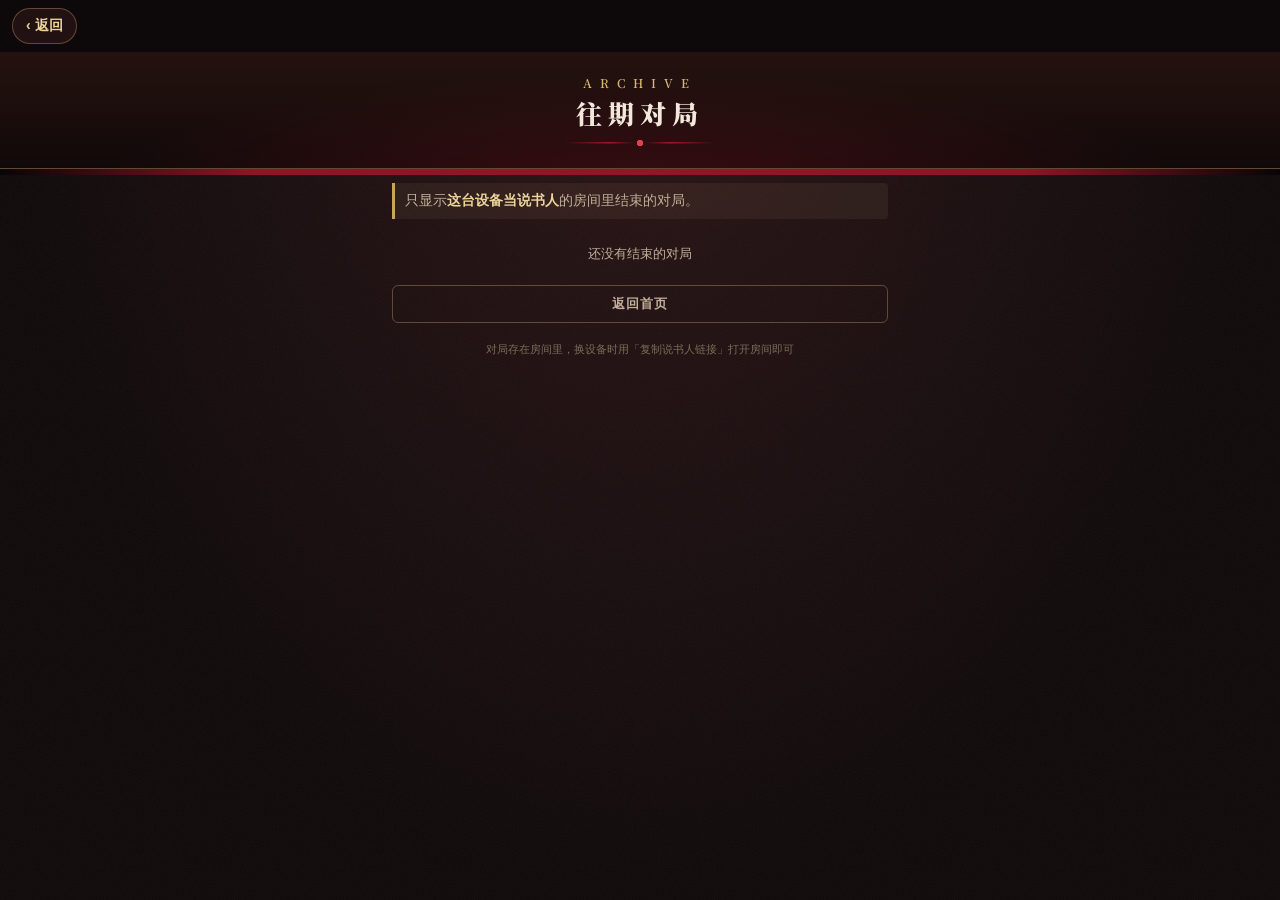
<file: public/history.html>
<!doctype html>
<html lang="zh-CN">
<head>
<meta charset="utf-8">
<meta name="viewport" content="width=device-width,initial-scale=1,viewport-fit=cover">
<meta name="theme-color" content="#0d0809">
<title>往期对局 · 血染钟楼助手</title>
<meta name="robots" content="noindex">
<link rel="icon" href="img/icon-64.png">
<link rel="apple-touch-icon" href="img/icon-180.png">
<link rel="preconnect" href="https://fonts.googleapis.com">
<link rel="preconnect" href="https://fonts.gstatic.com" crossorigin>
<link href="https://fonts.googleapis.com/css2?family=Oswald:wght@500;600&family=Noto+Serif+SC:wght@600;900&display=swap" rel="stylesheet">
<link rel="stylesheet" href="style.css">
</head>
<body>
<div class="back-nav" data-html2canvas-ignore><a class="back-pill" href="/">‹ 返回</a></div>
<div class="hero"><div class="en">ARCHIVE</div><h1>往期对局</h1><div class="orn"></div></div><div class="band"></div>
<div class="wrap">
<p class="note secret">只显示<b>这台设备当说书人</b>的房间里结束的对局。</p>
<div id="games" class="list" style="margin-top:12px"><div class="empty">加载中…</div></div>
<a class="btn ghost" href="./">返回首页</a>
<footer>对局存在房间里，换设备时用「复制说书人链接」打开房间即可</footer>
</div>
<script type="module" src="history.js"></script>
</body>
</html>
</file>
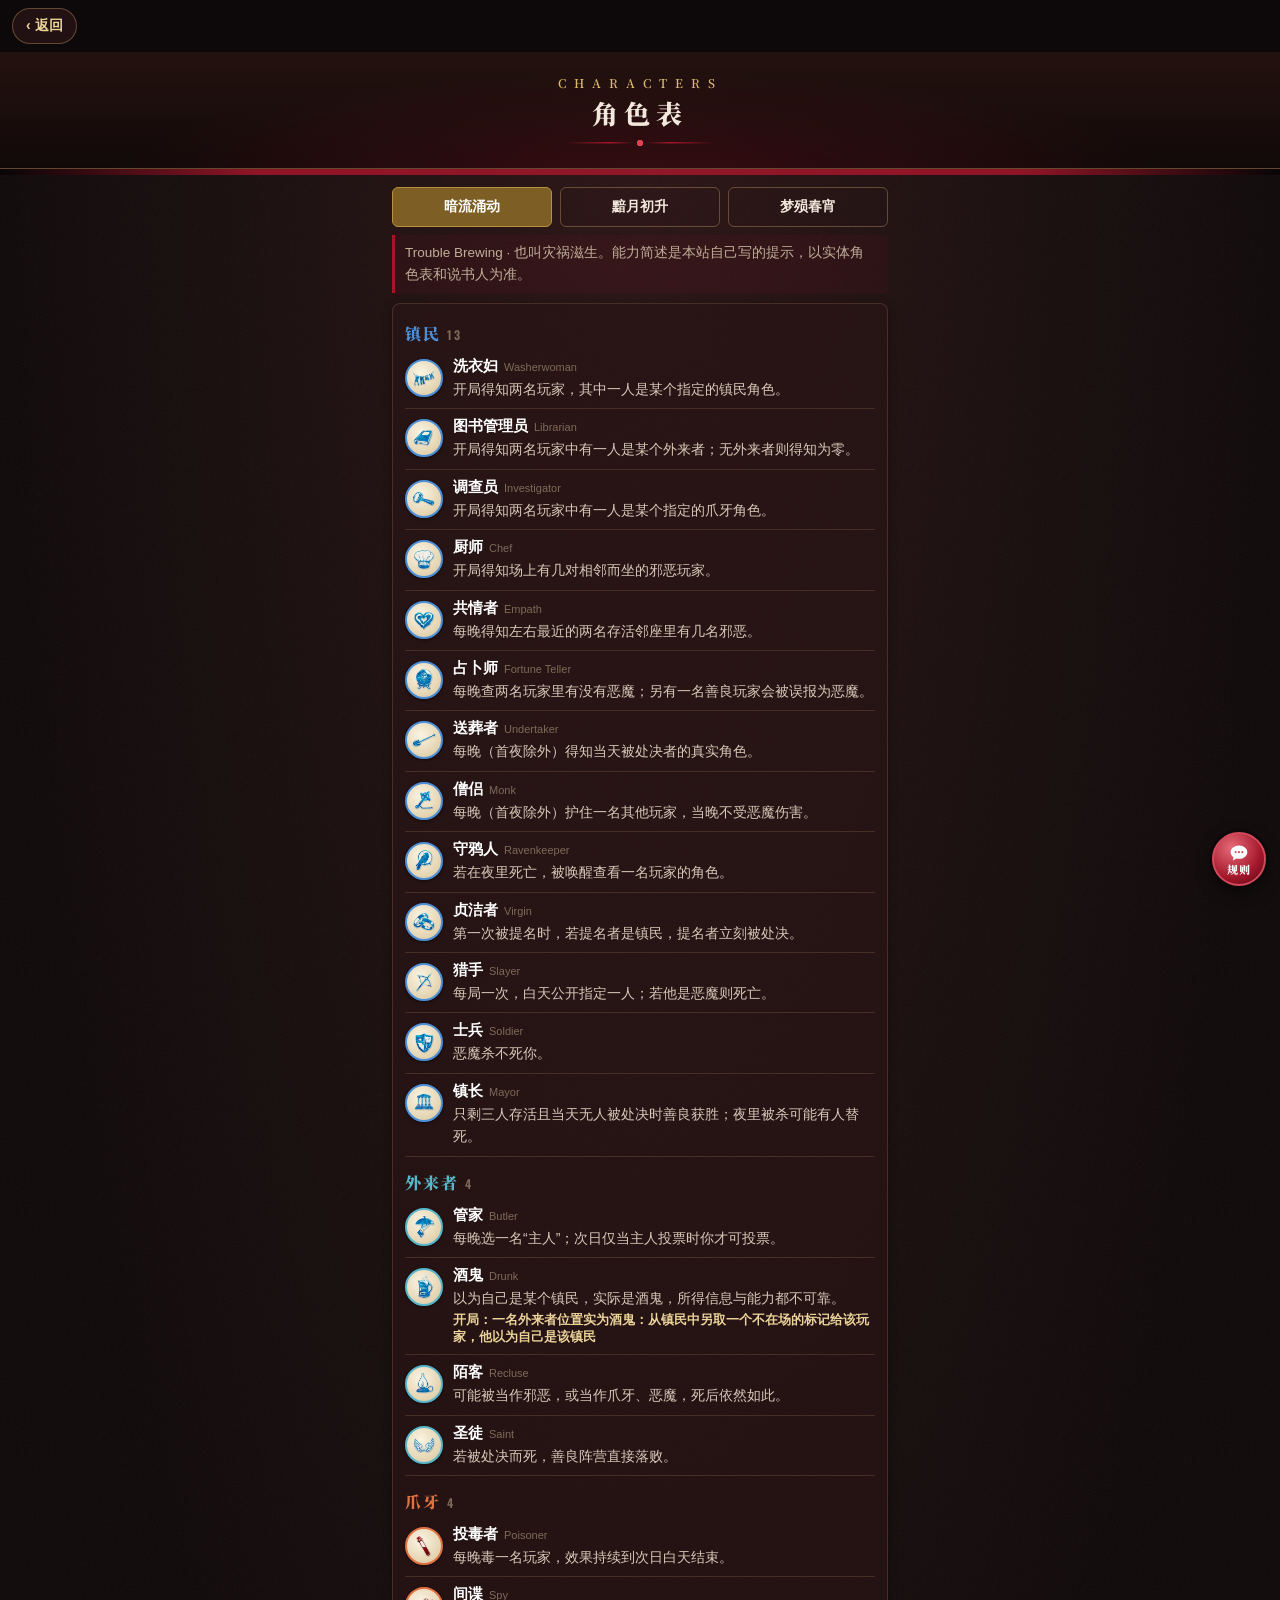
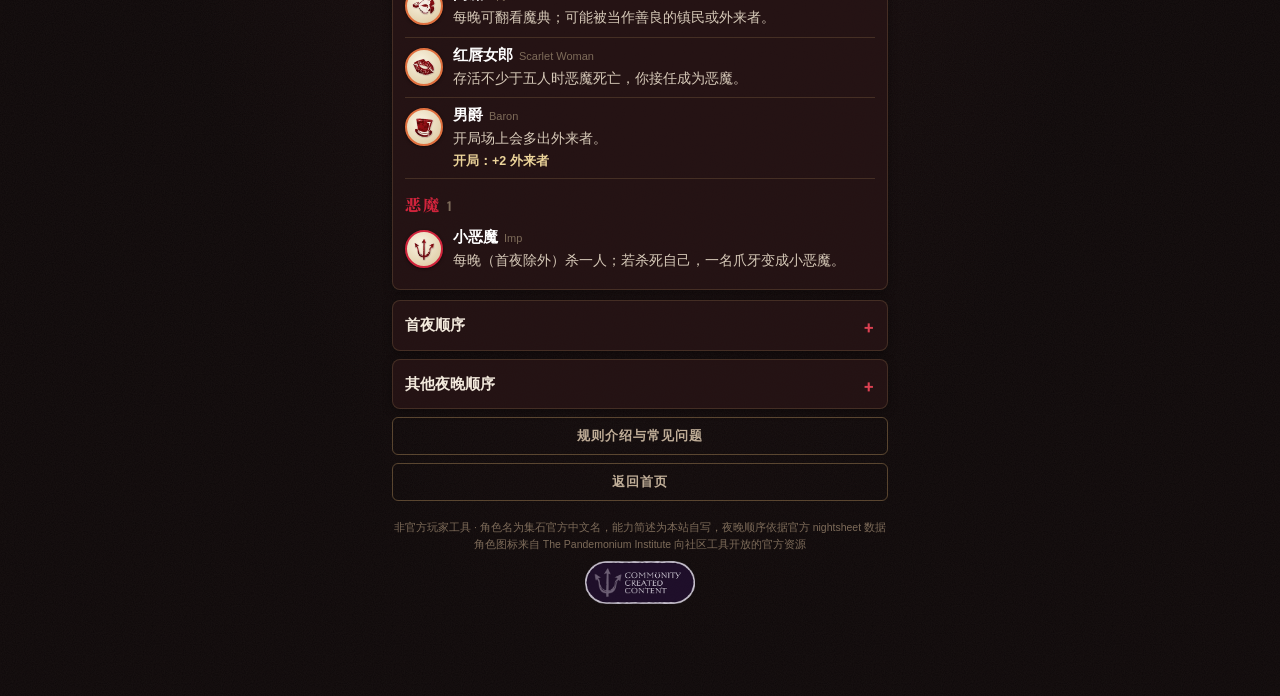
<file: public/roles.html>
<!doctype html>
<html lang="zh-CN">
<head>
<meta charset="utf-8">
<meta name="viewport" content="width=device-width,initial-scale=1,viewport-fit=cover">
<meta name="theme-color" content="#0d0809">
<title>角色表 · 血染钟楼助手</title>
<meta property="og:title" content="角色表 · 血染钟楼助手">
<meta property="og:image" content="https://botc.leisurecat.cloud/img/icon-512.jpg">
<link rel="icon" href="img/icon-64.png">
<link rel="apple-touch-icon" href="img/icon-180.png">
<link rel="preconnect" href="https://fonts.googleapis.com">
<link rel="preconnect" href="https://fonts.gstatic.com" crossorigin>
<link href="https://fonts.googleapis.com/css2?family=Oswald:wght@500;600&family=Noto+Serif+SC:wght@600;900&display=swap" rel="stylesheet">
<link rel="stylesheet" href="style.css">
</head>
<body>
<div class="back-nav" data-html2canvas-ignore><a class="back-pill" href="/">‹ 返回</a></div>
<div class="hero"><div class="en">CHARACTERS</div><h1>角色表</h1><div class="orn"></div></div><div class="band"></div>
<div class="wrap" id="roles"></div>
<script type="module" src="roles.js"></script>
<script type="module" src="chat.js"></script>
</body>
</html>
</file>
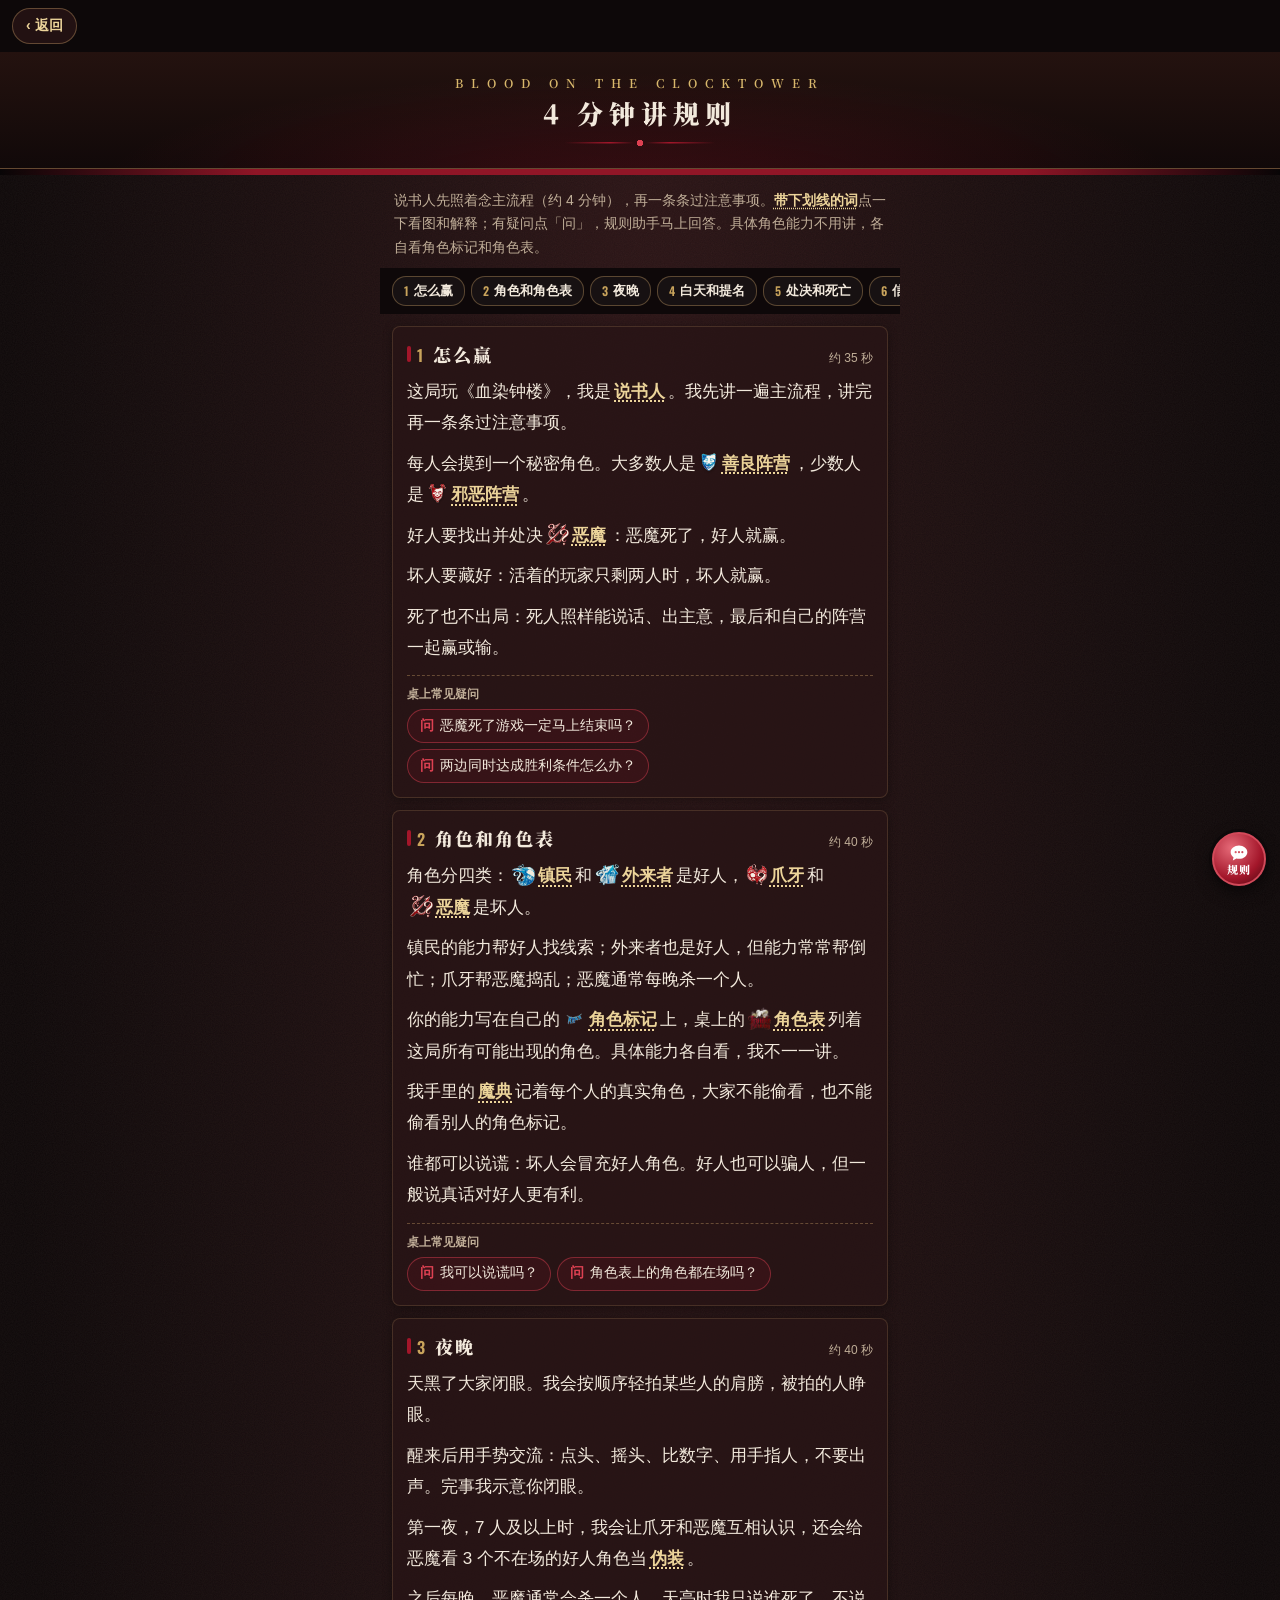
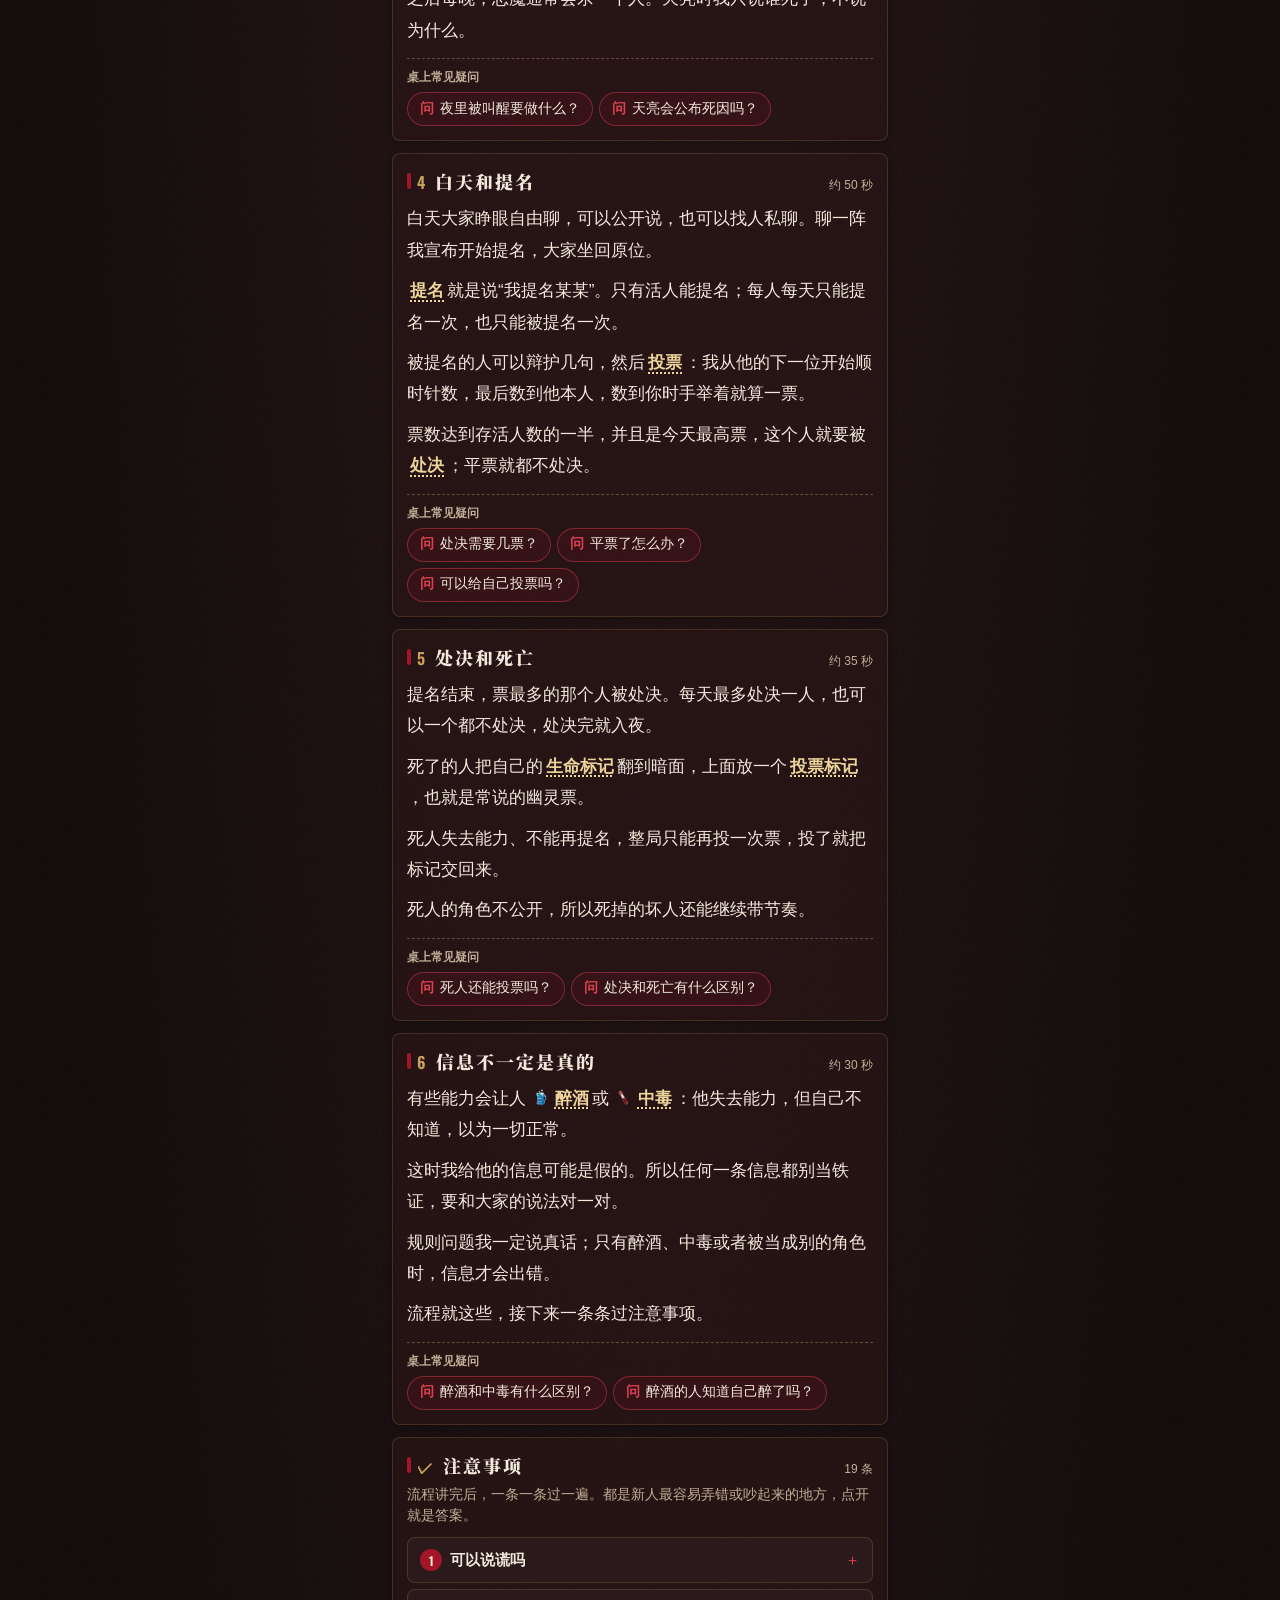
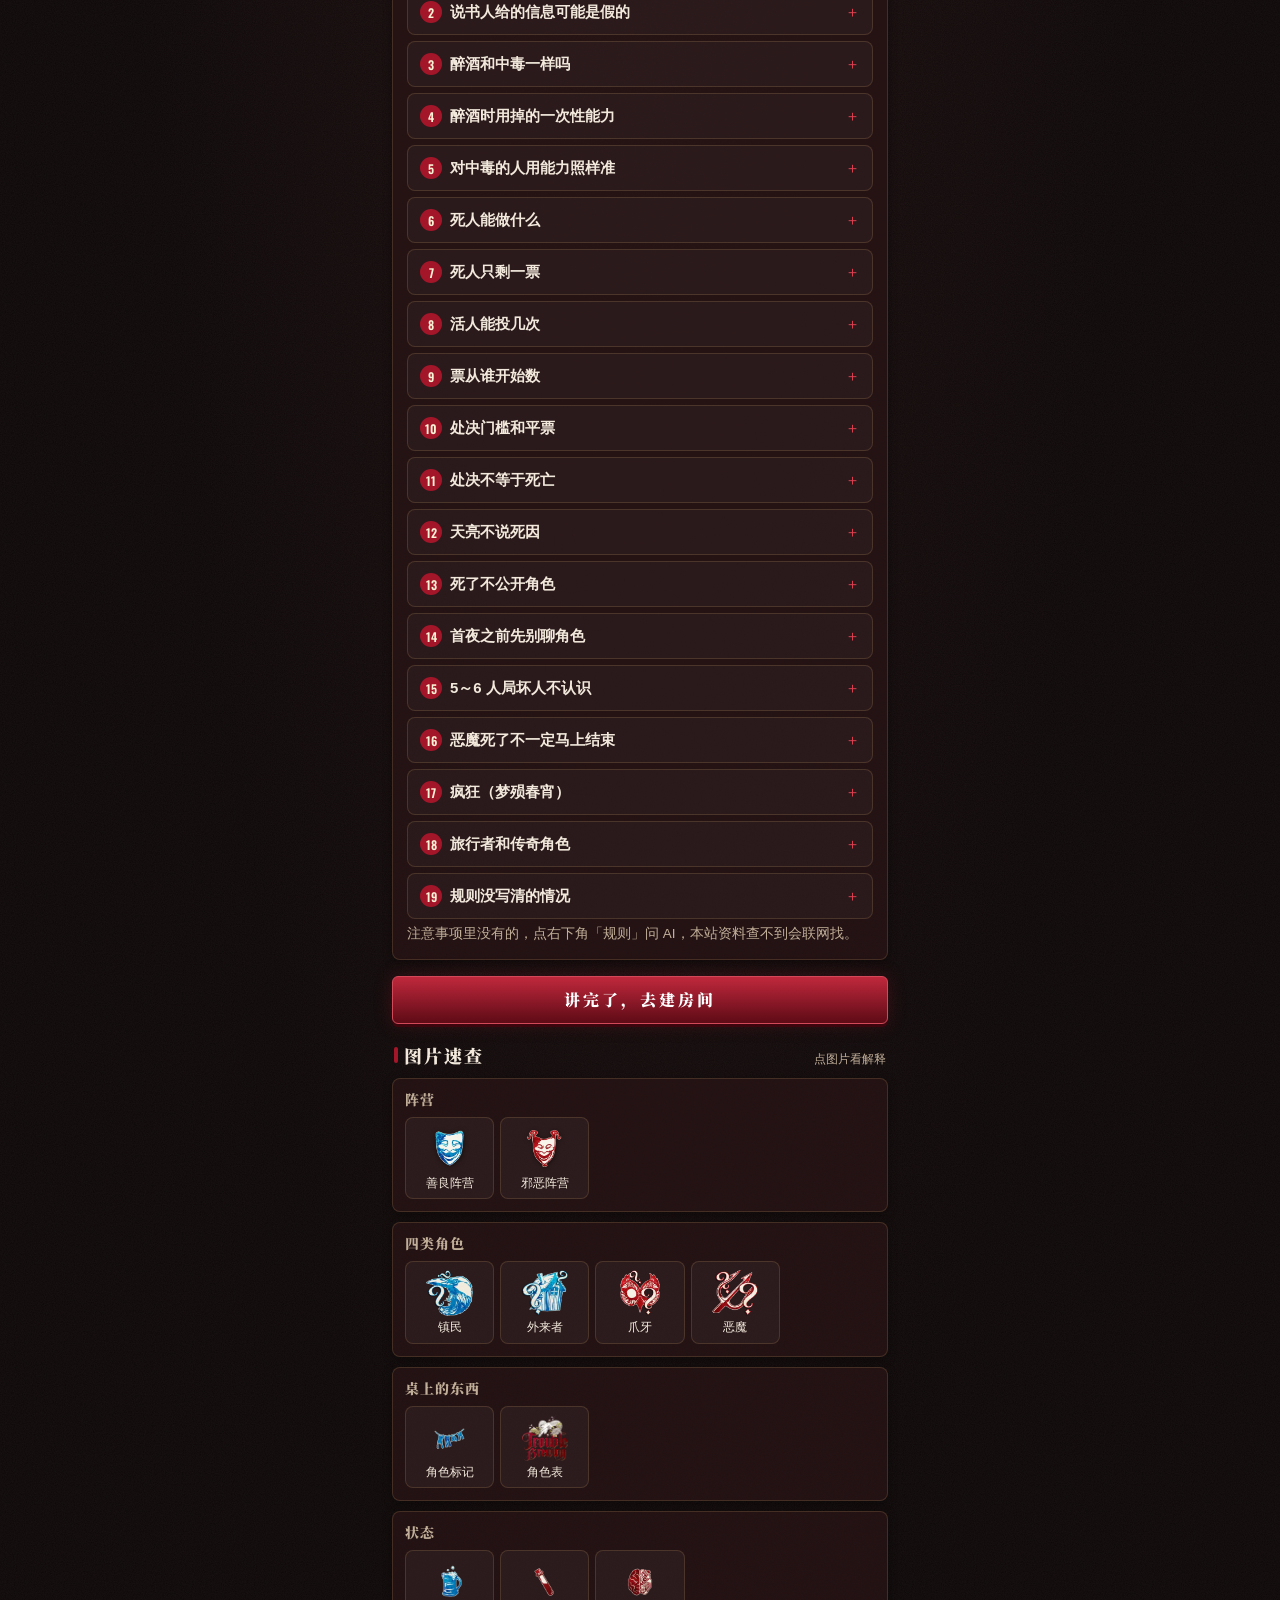
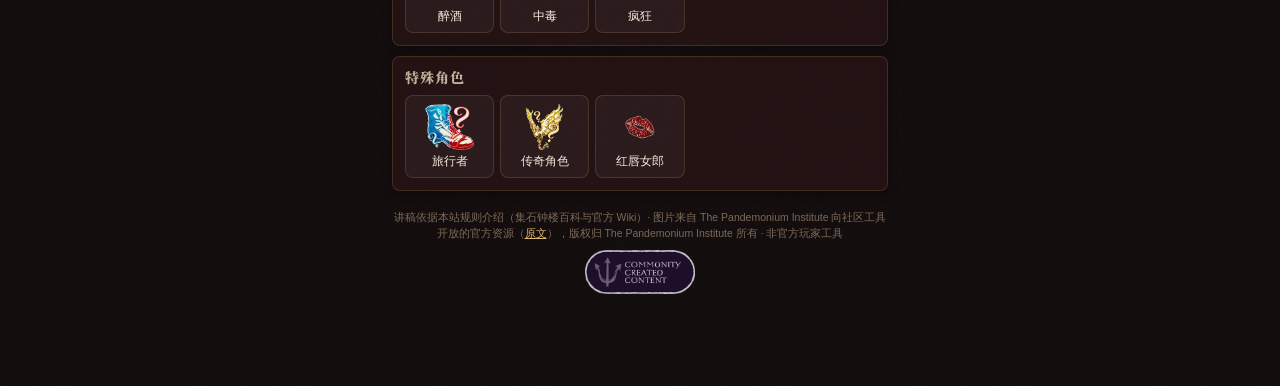
<file: public/teach.html>
<!doctype html>
<html lang="zh-CN">
<head>
<meta charset="utf-8">
<meta name="viewport" content="width=device-width,initial-scale=1,viewport-fit=cover">
<meta name="theme-color" content="#0d0809">
<title>讲规则 · 血染钟楼助手</title>
<meta property="og:title" content="讲规则 · 血染钟楼助手">
<meta property="og:image" content="https://botc.leisurecat.cloud/img/icon-512.jpg">
<link rel="icon" href="img/icon-64.png">
<link rel="apple-touch-icon" href="img/icon-180.png">
<link rel="preconnect" href="https://fonts.googleapis.com">
<link rel="preconnect" href="https://fonts.gstatic.com" crossorigin>
<link href="https://fonts.googleapis.com/css2?family=Oswald:wght@500;600&family=Noto+Serif+SC:wght@600;900&display=swap" rel="stylesheet">
<link rel="stylesheet" href="style.css">
</head>
<body>
<div class="back-nav" data-html2canvas-ignore><a class="back-pill" href="/">‹ 返回</a></div>
<div style="position:absolute;width:0;height:0;overflow:hidden"><img src="img/icon-512.jpg" alt=""></div>
<div class="hero"><div class="en">BLOOD ON THE CLOCKTOWER</div><h1>讲规则</h1><div class="orn"></div></div><div class="band"></div>
<div class="wrap teach" id="teach"></div>
<script type="module" src="teach.js"></script>
<script type="module" src="chat.js"></script>
</body>
</html>
</file>
<file: public/style.css>
/* Same component set as the Pittsburgh helper (hero, bar, tabs, cards, buttons, sheets, chat): dark red, black and gold. */
:root{
  --bg:#0d0809; --bg2:#1a0f11; --panel:rgba(40,20,22,.8); --panel2:rgba(64,32,34,.6);
  --line:rgba(214,170,110,.18); --line2:rgba(214,170,110,.36);
  --ink:#f2e9dc; --ink2:#c0ae98; --ink3:#7d6b59;
  --red:#a3162a; --red2:#dd4152; --redd:#5e0b16;
  --violet:#7d5f26; --violet2:#b8913f; --violetd:#3a2a10;
  --steel:#070405; --steel2:#1d1112; --gold:#c9a45c; --gold2:#ecd49a;
  --c-g:#ee8fb0; --c-p:#d9b86c; --c-i:#e0485f;
  --town:#4c8fd9; --out:#57b6c9; --min:#e0703f; --dem:#d0243c;
  --ok:#5fc287;
  --serif:"Noto Serif SC","Songti SC","STSong",serif;
  --sans:-apple-system,"PingFang SC","Hiragino Sans GB","Microsoft YaHei",sans-serif;
  --num:"Oswald","DIN Alternate",sans-serif;
}
*{box-sizing:border-box;margin:0;padding:0;-webkit-tap-highlight-color:transparent}
html{background:var(--bg)}
body{min-height:100vh;font-family:var(--sans);color:var(--ink);
  background:
    url("data:image/svg+xml;utf8,<svg xmlns='http://www.w3.org/2000/svg' width='240' height='240'><filter id='n'><feTurbulence type='fractalNoise' baseFrequency='.9' numOctaves='2' stitchTiles='stitch'/><feColorMatrix values='0 0 0 0 .7 0 0 0 0 .45 0 0 0 0 .35 0 0 0 .06 0'/></filter><rect width='240' height='240' filter='url(%23n)'/></svg>"),
    radial-gradient(ellipse at 50% 0%,#2a1416 0%,var(--bg) 70%)}
button{font-family:inherit;cursor:pointer;color:inherit}
.hidden{display:none!important}
.band{height:6px;background:linear-gradient(90deg,transparent,var(--red) 20%,var(--red) 80%,transparent),var(--steel);opacity:.85}

/* big header (sub pages) */
.hero{padding:calc(env(safe-area-inset-top) + 22px) 16px 20px;text-align:center;color:var(--ink);
  background:radial-gradient(ellipse at 50% 120%,rgba(163,22,42,.28),transparent 60%),linear-gradient(180deg,#24120f,#110909);
  border-bottom:1px solid var(--line2)}
.hero .en{font:600 12px var(--serif);letter-spacing:8px;color:var(--c-p)}
.hero h1{font:900 26px/1.25 var(--serif);letter-spacing:6px;margin-top:6px}
.orn{width:150px;height:10px;margin:8px auto 0;
  background:radial-gradient(circle,var(--red2) 0 3px,transparent 3.5px) center/10px 10px no-repeat,
    linear-gradient(90deg,transparent,var(--red) 30%,transparent 46%,transparent 54%,var(--red) 70%,transparent) center/100% 1.5px no-repeat}
/* slim bar (in a room) */
.bar{position:sticky;top:0;z-index:15;display:flex;align-items:center;gap:8px;padding:calc(env(safe-area-inset-top) + 8px) 12px 8px;color:var(--ink);
  background:rgba(14,9,10,.92);-webkit-backdrop-filter:blur(8px);backdrop-filter:blur(8px);border-bottom:1px solid var(--line2)}
.bar .ttl{flex:1;font:900 15px var(--serif);letter-spacing:2px;white-space:nowrap;overflow:hidden;text-overflow:ellipsis}
.bar .ttl small{font:600 11px var(--sans);letter-spacing:0;color:var(--ink2);margin-left:6px}
.room{display:inline-flex;align-items:center;gap:6px;height:30px;padding:0 10px;border-radius:15px;border:1px solid var(--line2);
  background:rgba(255,255,255,.04);color:var(--gold2);font:600 15px var(--num);letter-spacing:2px}
.room small{font:500 11px var(--sans);letter-spacing:0;color:var(--ink2)}
.conn{width:9px;height:9px;border-radius:50%;background:#6e6266;box-shadow:0 0 0 2px rgba(0,0,0,.35)}
.conn.on{background:var(--ok)}
.who-tag{flex:none;padding:2px 8px;border-radius:10px;font:700 11px var(--sans)}
.who-tag.mm{background:var(--red);color:#fff}
.who-tag.view{background:var(--violet);color:#fff}

.wrap{max-width:520px;margin:0 auto;padding:0 12px calc(env(safe-area-inset-bottom) + 20px)}
.tabs{display:flex;gap:6px;margin:10px 0 8px}
.tab{flex:1;height:38px;border-radius:4px;font:700 14px var(--serif);letter-spacing:2px;color:var(--ink2);
  background:rgba(255,255,255,.03);border:1px solid var(--line2)}
.tab.on{color:#fff;background:linear-gradient(180deg,var(--violet2),var(--violet));border-color:var(--violet2)}
h2.h{display:flex;align-items:baseline;justify-content:space-between;gap:8px;margin:18px 2px 8px;font:900 18px var(--serif);letter-spacing:2px;color:var(--ink)}
h2.h:before{content:"";flex:none;align-self:center;width:4px;height:16px;margin-right:-2px;border-radius:2px;background:var(--red)}
h2.h span{flex:1}
h2.h small{font:500 12px var(--sans);letter-spacing:0;color:var(--ink2)}
.note{font:500 13.5px/1.65 var(--sans);color:var(--ink2);padding:7px 10px;border-left:3px solid var(--red);background:rgba(163,22,42,.08);margin-top:8px;border-radius:0 4px 4px 0}
.note b{color:var(--red2)}
.note.secret{border-left-color:var(--gold);background:rgba(205,176,122,.08)}
.note.secret b{color:var(--gold2)}
.card{background:var(--panel);border:1px solid var(--line);border-radius:8px;box-shadow:0 2px 10px rgba(0,0,0,.35)}
.list{display:flex;flex-direction:column;gap:7px}
.row{display:flex;align-items:center;gap:8px;padding:8px 10px}
.stepn{flex:none;width:24px;height:24px;border-radius:50%;background:var(--red);color:#fff;border:2px solid rgba(255,255,255,.85);
  box-shadow:0 1px 3px rgba(0,0,0,.4);font:600 13px/20px var(--num);text-align:center}
.who{flex:1;min-width:0}
.who .nm{font:700 15px var(--sans);white-space:nowrap;overflow:hidden;text-overflow:ellipsis}
.who .fg{font:500 11.5px var(--sans);color:var(--ink2);margin-top:1px}
input.pn,textarea.pn,select.pn{width:100%;min-height:36px;border:1px solid var(--line2);border-radius:6px;background:rgba(0,0,0,.3);padding:0 9px;outline:none;font:600 15px var(--sans);color:var(--ink)}
textarea.pn{padding:8px 9px;min-height:60px;resize:vertical;font-weight:500}
input.pn:focus,textarea.pn:focus{border-color:var(--violet2)}
.ib{flex:none;width:36px;height:36px;border-radius:6px;border:1px solid var(--line2);background:rgba(255,255,255,.05);font:700 18px/1 var(--sans)}
.ib:disabled{opacity:.25}
.chips{display:flex;gap:8px;flex-wrap:wrap}
.chip{flex:1;min-width:72px;height:40px;border-radius:6px;border:1px solid var(--line2);background:transparent;color:var(--ink);font:700 14px var(--sans)}
.chip.on{background:var(--violet);border-color:var(--violet2);color:#fff}
.chip:disabled{opacity:.3}
.btn{display:block;width:100%;height:48px;margin-top:12px;border-radius:6px;border:1px solid #d24a5a;
  background:linear-gradient(180deg,#c0283c,var(--redd));color:#fff;font:900 16px var(--serif);letter-spacing:3px;box-shadow:0 3px 0 #3d060e,0 0 18px rgba(163,22,42,.25)}
.btn:active{transform:translateY(2px);box-shadow:0 1px 0 #3d060e}
.btn:disabled{opacity:.4}
.btn.navy{background:linear-gradient(180deg,var(--violet2),var(--violet));border-color:#c9a45c;box-shadow:0 3px 0 #3a2a10}
.btn.ghost{height:38px;margin-top:8px;background:transparent;border-color:var(--line2);color:var(--ink2);font:600 13px var(--sans);letter-spacing:1px;box-shadow:none}
.btn.sm{height:36px;margin-top:0;font:700 13px var(--sans);letter-spacing:1px}
.btns{display:flex;gap:8px}.btns .btn{flex:1}
.err{margin-top:6px;color:var(--red2);font-size:13px;text-align:center;min-height:1em}
a{color:var(--c-p)}

/* status strip */
.status{display:flex;align-items:center;gap:10px;margin-top:10px;padding:8px 10px;border-radius:8px;background:var(--panel);border:1px solid var(--line2)}
.medal{flex:none;display:inline-flex;align-items:center;justify-content:center;width:42px;height:42px;border-radius:50%;
  background:radial-gradient(circle at 35% 30%,#e66a78,var(--red) 60%,#3d060e);color:#fff;font:900 14px/1 var(--serif);
  border:2px solid rgba(255,255,255,.7);box-shadow:0 2px 6px rgba(0,0,0,.4);text-align:center}
.status .t{font:900 16px var(--serif);letter-spacing:1px}
.status .t b{font:600 20px var(--num);color:var(--red2);margin:0 2px}
.status .s{font-size:12px;color:var(--ink2);margin-top:1px}
.pips{display:flex;gap:3px;margin-left:auto;flex-wrap:wrap;justify-content:flex-end;max-width:90px}
.pips i{width:7px;height:16px;border-radius:2px;background:rgba(255,255,255,.12)}
.pips i.done{background:var(--violet2)}
.pips i.cur{background:var(--red2)}
.banner{margin-top:8px;padding:9px 10px;border-radius:8px;background:rgba(163,22,42,.14);border:1px solid rgba(163,22,42,.5);font-size:13px;line-height:1.5;display:flex;align-items:center;gap:10px}
.banner b{color:var(--red2)}
.banner button{flex:none;height:32px;padding:0 12px;border-radius:5px;border:1px solid var(--red2);background:var(--red);color:#fff;font:700 13px var(--sans)}

/* phase stepper */
.phases{display:flex;gap:4px;margin-top:8px;overflow-x:auto;padding-bottom:2px;scrollbar-width:none}
.phases::-webkit-scrollbar{display:none}
.phases button{flex:none;height:34px;padding:0 12px;border-radius:17px;border:1px solid var(--line2);background:transparent;color:var(--ink2);font:600 13.5px var(--sans);white-space:nowrap}
.phases button.on{background:var(--red);border-color:var(--red2);color:#fff}
.phases button.done{color:var(--ink3)}

/* board: four areas like the real one */
.boardg{display:grid;grid-template-columns:1fr 1fr;gap:6px;margin-top:8px}
.loc{position:relative;min-height:128px;padding:28px 5px 6px;border-radius:8px;overflow:hidden;border:1px solid var(--line2);background:var(--bg2)}
.loc .bgi{position:absolute;inset:0;width:100%;height:100%;object-fit:cover;opacity:.28}
.loc .lh{position:absolute;left:0;right:0;top:0;display:flex;align-items:center;gap:6px;padding:5px 7px;background:linear-gradient(180deg,rgba(8,5,6,.85),rgba(8,5,6,.2))}
.loc .lh b{flex:1;font:900 14px var(--serif);letter-spacing:2px}
.loc .lh button{border:none;background:none;padding:0}
.loc .cs{position:relative;display:flex;flex-direction:column;gap:4px}
.cc{display:flex;align-items:center;gap:5px;width:100%;min-height:32px;padding:3px 6px;border-radius:6px;border:1px solid var(--line);background:rgba(14,9,10,.82);text-align:left;font:600 12.5px var(--sans)}
.cc .cn{flex:1;min-width:0;white-space:nowrap;overflow:hidden;text-overflow:ellipsis}
.cc .cn em{display:block;font:500 10.5px var(--sans);font-style:normal;color:var(--gold2);white-space:nowrap;overflow:hidden;text-overflow:ellipsis}
.cc.dead{opacity:.55;background:repeating-linear-gradient(135deg,rgba(0,0,0,.5) 0 5px,rgba(50,30,30,.5) 5px 10px)}
.cc.dead .cn{text-decoration:line-through}
.cc.hot{border-color:var(--red2);box-shadow:0 0 0 1px var(--red2) inset}
.toks{flex:none;display:flex;gap:3px}
.tk{display:inline-flex;align-items:center;justify-content:center;min-width:19px;height:19px;padding:0 4px;border-radius:10px;font:600 12px/1 var(--num);color:#160c0c}
.tk.g{background:var(--c-g)}.tk.p{background:var(--c-p)}.tk.i{background:var(--c-i);color:#fff}
.tk.z{opacity:.18}
.tk.lim{box-shadow:0 0 0 2px #fff}
.bdI{display:inline-flex;align-items:center;gap:3px;font:600 12px var(--sans);color:var(--ink2)}

/* the current phase and what to resolve in it */
.pc{margin-top:10px;overflow:hidden;border-color:var(--line2)}
.pc-head{display:flex;align-items:center;gap:12px;padding:12px 12px 10px;background:linear-gradient(180deg,rgba(163,22,42,.18),rgba(163,22,42,0));border-bottom:1px solid var(--line)}
.pc-no{flex:none;display:flex;align-items:baseline;justify-content:center;width:48px;height:48px;padding-top:9px;border-radius:12px;background:var(--red);color:#fff;font:600 24px/1 var(--num);box-shadow:0 4px 12px rgba(163,22,42,.35)}
.pc-no small{font:500 12px var(--num);opacity:.75;margin-left:1px}
.pc-head div{flex:1;min-width:0}
.pc-head b{display:block;font:900 20px/1.25 var(--serif);letter-spacing:2px}
.pc-head em{display:block;margin-top:3px;font:500 14px/1.5 var(--sans);font-style:normal;color:var(--ink2)}
.pc-all{flex:none;align-self:flex-start;height:30px;padding:0 10px;border-radius:15px;border:1px solid var(--line2);background:rgba(255,255,255,.04);color:var(--ink2);font:600 12.5px var(--sans)}
.pc-last{margin:10px 12px 0;padding:8px 10px;border-radius:8px;background:rgba(240,194,75,.12);border:1px solid rgba(240,194,75,.4);color:#f3d27a;font:600 14px/1.5 var(--sans)}
.pc-body{padding:4px 12px 12px}
.pc-empty{padding:14px 2px 4px;font:500 15px/1.6 var(--sans);color:var(--ink2)}
.pc-sub{display:flex;align-items:center;gap:8px;margin:16px 0 0;font:900 16px var(--serif);letter-spacing:1px}
.pc-sub span{display:inline-grid;place-items:center;width:22px;height:22px;border-radius:50%;background:var(--violet);color:#fff;font:600 12px var(--num)}
.rg{margin-top:12px}
.rh{display:flex;align-items:center;gap:7px;margin-bottom:7px;font:700 14px var(--sans);letter-spacing:1px}
.rh i{width:8px;height:8px;border-radius:50%;background:var(--ink3)}
.rh small{margin-left:auto;font:500 12px var(--sans);letter-spacing:0;color:var(--ink3)}
.rg.must .rh{color:var(--red2)}.rg.must .rh i{background:var(--red2);box-shadow:0 0 0 3px rgba(230,80,105,.25)}
.rg.loss .rh{color:#f3d27a}.rg.loss .rh i{background:#f0c24b}
.rg.may .rh{color:#e2c27f}.rg.may .rh i{background:var(--violet2)}
.rg.info .rh{color:var(--ink2)}
.ri{margin-top:8px;padding:11px 12px;border-radius:10px;border:1px solid var(--line);border-left:4px solid var(--ink3);background:rgba(255,255,255,.035)}
.rg .ri:first-of-type{margin-top:0}
.ri.must{border-left-color:var(--red2);background:rgba(163,22,42,.1)}
.ri.loss{border-left-color:#f0c24b;background:rgba(240,194,75,.07)}
.ri.may{border-left-color:var(--violet2)}
.rt{font:500 15.5px/1.65 var(--sans);color:var(--ink)}
.rt b{display:block;margin-bottom:2px;font:700 15.5px/1.45 var(--sans);color:#fff}
.ri.info .rt{color:#ddd0bf}
.ra{display:flex;justify-content:flex-end;margin-top:9px}
.ra button{min-height:38px;padding:0 16px;border-radius:8px;border:1px solid var(--line2);background:rgba(255,255,255,.07);font:700 14.5px var(--sans);letter-spacing:1px}
.ri.must .ra button{background:var(--red);border-color:var(--red2);color:#fff;box-shadow:0 3px 10px rgba(163,22,42,.35)}
.ri.loss .ra button{background:#f0c24b;border-color:#f0c24b;color:#2a1a00}
.ri.may .ra button{border-color:var(--violet2);color:#f0dcae}
.more{margin-top:4px}.more .btn{font-size:13.5px;letter-spacing:0}
/* bottom bar in play: undo + next */
.dock{position:fixed;left:0;right:0;bottom:0;z-index:16;padding:10px 12px calc(env(safe-area-inset-bottom) + 10px);background:linear-gradient(180deg,rgba(14,9,10,0),rgba(14,9,10,.92) 30%);pointer-events:none}
.dock-in{display:flex;gap:8px;max-width:520px;margin:0 auto;pointer-events:auto}
.dock .btn{margin-top:0;height:52px}
.dock .btn:not(.ghost){flex:1;font-size:17px;letter-spacing:2px}
.dock .btn.ghost{flex:none;width:76px;height:52px;background:rgba(28,16,17,.95);font-size:14px}
body.has-dock{padding-bottom:calc(env(safe-area-inset-bottom) + 150px)}
body.has-dock .cfab{bottom:calc(env(safe-area-inset-bottom) + 80px)}
/* setup checklist and loop-end lists */
.steps{padding:4px 0}
.steps-top{display:flex;align-items:center;gap:10px;padding:10px 12px 6px;font:700 13.5px var(--sans);color:var(--ink2)}
.steps-bar{flex:1;height:6px;border-radius:3px;background:rgba(255,255,255,.08);overflow:hidden}
.steps-bar i{display:block;height:100%;background:linear-gradient(90deg,var(--red),var(--red2));border-radius:3px;transition:width .25s}
.step{display:flex;align-items:flex-start;gap:12px;padding:12px;border-top:1px solid var(--line);cursor:pointer}
.step input{position:absolute;opacity:0;pointer-events:none}
.step .sn{flex:none;display:grid;place-items:center;width:30px;height:30px;border-radius:50%;border:2px solid var(--line2);font:600 15px var(--num);color:var(--ink2)}
.step .st{flex:1;min-width:0}
.step .st b{display:block;font:700 16px/1.45 var(--sans);color:#fff}
.step .st span{display:block;margin-top:3px;font:500 14.5px/1.65 var(--sans);color:#d6c9b8}
.step.done .sn{background:var(--red);border-color:var(--red);color:#fff;font:700 16px var(--sans)}
.step.done .st b,.step.done .st span{color:var(--ink3)}
.step.done .st b{text-decoration:line-through}
.resets{padding:2px 0}
.rs{display:flex;align-items:flex-start;gap:12px;padding:11px 12px;border-top:1px solid var(--line);font:500 15px/1.6 var(--sans);color:#ddd0bf}
.rs:first-child{border-top:none}
.rs span{flex:none;display:grid;place-items:center;width:30px;height:30px;border-radius:8px;background:rgba(184,145,63,.22);color:#f0dcae;font:900 14px var(--serif)}
.rs b{display:block;font:700 15.5px var(--sans);color:#fff}
.rs.auto span{background:rgba(95,194,135,.2);color:#9fe3b8;font:700 18px var(--sans)}

/* script sheets */
.sheetc{padding:10px 12px}
.sheetc h3{display:flex;align-items:center;gap:8px;font:900 15px var(--serif);letter-spacing:1px}
.sheetc h3 em{font:700 11px var(--sans);font-style:normal;padding:1px 7px;border-radius:9px;background:var(--violet);color:#fff}
.sheetc h3 em.sec{background:var(--red)}
.kv{display:grid;grid-template-columns:auto 1fr;gap:5px 12px;margin-top:8px;font-size:14.5px;line-height:1.55}
.kv dt{color:var(--ink2)}
.kv dd b{color:var(--gold2)}
table.tb{width:100%;margin-top:8px;border-collapse:collapse;font-size:14.5px}
.tb th,.tb td{padding:6px 6px;border-bottom:1px solid var(--line);text-align:left;vertical-align:top}
.tb th{font:600 12.5px var(--sans);color:var(--ink2)}
.tb td.r{color:var(--gold2);font-weight:700}
.check{display:flex;align-items:flex-start;gap:10px;padding:10px 12px;font-size:15px;line-height:1.6;cursor:pointer}
.check input{flex:none;width:18px;height:18px;margin-top:2px;accent-color:var(--red)}
.check.done span{color:var(--ink3);text-decoration:line-through}
.route{padding:10px 12px}
.route b{display:block;font:900 16px var(--serif);color:var(--gold2);letter-spacing:1px}
.route p{margin-top:5px;font:500 15px/1.75 var(--sans);color:var(--ink)}
ul.dots{margin:6px 0 0 18px;font:500 15px/1.75 var(--sans)}
ul.dots li+li{margin-top:3px}
.src{margin-top:8px;font-size:11.5px;color:var(--ink3)}

/* sheets (bottom drawers) */
.mask{position:fixed;inset:0;background:rgba(5,3,3,.65);z-index:20}
.sheet{position:fixed;left:0;right:0;bottom:0;z-index:21;max-width:520px;max-height:88dvh;overflow:auto;margin:0 auto;padding:12px 14px calc(env(safe-area-inset-bottom) + 14px);
  background:var(--bg2);border-top:2px solid var(--red);border-radius:14px 14px 0 0;box-shadow:0 -8px 30px rgba(0,0,0,.6)}
.sheet h3{font:900 16px var(--serif);letter-spacing:1px}
.sheet h3 small{font:500 12px var(--sans);color:var(--ink2);margin-left:6px}
.sheet .hint{font-size:14px;color:var(--ink2);margin-top:4px;line-height:1.6}
.sheet .lbl{margin:14px 0 7px;font:700 13.5px var(--sans);color:var(--ink2);letter-spacing:1px}
.stp{display:flex;align-items:center;gap:6px}
.stp .tk{min-width:26px;height:26px;font-size:15px;border-radius:13px}
.stp b{flex:1;font:700 14px var(--sans)}
.stp button{width:44px;height:38px;border-radius:6px;border:1px solid var(--line2);background:rgba(255,255,255,.05);font:700 20px var(--sans)}
.stp .n{width:34px;text-align:center;font:600 22px var(--num)}
.grid4{display:grid;grid-template-columns:repeat(4,1fr);gap:6px}
.grid4 button,.grid2 button{height:40px;border-radius:6px;border:1px solid var(--line2);background:rgba(255,255,255,.04);font:700 13px var(--sans)}
.grid4 button.on,.grid2 button.on{background:var(--violet);border-color:var(--violet2);color:#fff}
.grid4 button.warn{border-color:var(--red2);color:var(--red2)}
.grid2{display:grid;grid-template-columns:1fr 1fr;gap:6px}

/* landing */
.join{display:flex;gap:8px;margin-top:10px}
.join input{flex:1;min-width:0;height:48px;border-radius:6px;border:1px solid var(--line2);background:rgba(0,0,0,.35);color:var(--ink);text-align:center;font:600 24px var(--num);letter-spacing:8px;text-transform:uppercase;outline:none}
.join input::placeholder{font:500 15px var(--sans);letter-spacing:6px;color:var(--ink3)}
.join .btn{flex:none;width:110px;margin-top:0}
.hero-art{position:relative;height:calc(env(safe-area-inset-top) + 300px);overflow:hidden;background:var(--steel);border-bottom:1px solid var(--line2)}
.hero-art img{position:absolute;inset:0;width:100%;height:100%;object-fit:cover;object-position:50% 36%}
.hero-art:after{content:"";position:absolute;inset:0;background:linear-gradient(180deg,rgba(8,5,6,.35) 0,rgba(8,5,6,0) 30%,rgba(8,5,6,.2) 55%,rgba(14,9,10,.95) 100%)}
.hero-art.cover{height:calc(env(safe-area-inset-top) + 380px)}
.hero-art.cover img{object-position:50% 17%}
.hero-art.cover:after{background:linear-gradient(180deg,rgba(8,5,6,.2) 0,rgba(8,5,6,0) 25%,rgba(8,5,6,0) 70%,rgba(14,9,10,.96) 100%)}
.hero-art .ht{position:absolute;z-index:1;left:0;right:0;bottom:16px;text-align:center;color:#fff8ee;text-shadow:0 2px 14px rgba(0,0,0,.8)}
.hero-art .wm{font:500 30px/1 "Cinzel",serif;letter-spacing:8px;text-indent:8px}
.hero-art .hr{width:210px;height:1px;margin:9px auto 8px;background:linear-gradient(90deg,transparent,var(--red2),transparent)}
.hero-art .hz{font:900 22px var(--serif);letter-spacing:6px;text-indent:6px}
.hero-art .hs{margin-top:6px;font:600 12px var(--sans);letter-spacing:5px;text-indent:5px;color:var(--c-p)}
.start{margin-top:14px;padding:12px}
.start .btn{margin-top:0}
.start .or{display:flex;align-items:center;gap:10px;margin:12px 2px 0;font-size:12px;color:var(--ink2)}
.start .or:before,.start .or:after{content:"";flex:1;height:1px;background:var(--line2)}
.start .join input,.start .join .btn{height:46px}
.start .join .btn{width:96px}
.start .err{margin-top:8px;min-height:0}
.tiles{display:grid;grid-template-columns:1fr 1fr;gap:10px;margin-top:10px}
.tile{display:flex;align-items:center;gap:10px;padding:10px;text-decoration:none;color:var(--ink2);font-size:11.5px;line-height:1.4}
.tile:active{transform:translateY(1px)}
.tile b{display:block;font:900 15px var(--serif);letter-spacing:2px;color:var(--ink)}
.tile .ti{position:relative;flex:none;width:42px;height:42px;border-radius:50%;overflow:hidden;border:2px solid var(--red);box-shadow:0 1px 6px rgba(0,0,0,.5);display:flex;align-items:center;justify-content:center;background:linear-gradient(180deg,var(--violet2),var(--violet));color:#fff;font:900 18px var(--serif)}
.tile .ti img{display:block;width:100%;height:100%;object-fit:cover}
.tile.wide{grid-column:span 2}
.lobby{display:flex;align-items:center;gap:10px;width:100%;padding:9px 11px;text-align:left;font:inherit;color:inherit}
.lobby .lc{font:600 22px var(--num);letter-spacing:3px;color:var(--gold2);min-width:66px}
.lobby .lp{flex:1;min-width:0;font-size:12.5px;color:var(--ink2);white-space:nowrap;overflow:hidden;text-overflow:ellipsis}
.lobby .ls{text-align:right;font-size:11.5px;color:var(--ink2)}
.empty{padding:14px;text-align:center;font-size:13px;color:var(--ink2)}
.qrbox{display:flex;gap:12px;align-items:center;padding:12px}
.qrbox canvas,.qrbox img{flex:none;width:120px;height:120px;border-radius:6px;background:#fff;padding:6px;image-rendering:pixelated}
.qrbox p{font-size:12.5px;line-height:1.6;color:var(--ink2)}
.qrbox p b{display:block;font:600 26px var(--num);letter-spacing:4px;color:var(--gold2)}

/* script library */
.sc-item{display:flex;align-items:center;gap:10px;width:100%;padding:10px 11px;text-align:left;color:inherit;font:inherit}
.sc-item .no{flex:none;width:58px;font:600 13px var(--num);color:var(--c-p)}
.sc-item .nm{flex:1;min-width:0}
.sc-item .nm b{display:block;font:900 15px var(--serif);letter-spacing:1px;white-space:nowrap;overflow:hidden;text-overflow:ellipsis}
.sc-item .nm span{font-size:11.5px;color:var(--ink2)}
.sc-item .df{flex:none;text-align:right;font-size:11px;color:var(--ink2)}
.sc-item .df b{display:block;font:600 14px var(--num);color:var(--red2)}
.gate{padding:16px;text-align:center}
.gate b{display:block;font:900 18px var(--serif);color:var(--red2);letter-spacing:2px}
.gate p{margin-top:8px;font-size:13px;line-height:1.7;color:var(--ink2)}

/* results */
.mvp{position:relative;margin-top:8px;padding:16px 12px 14px;border-radius:10px;text-align:center;overflow:hidden;
  background:radial-gradient(ellipse at 50% 0%,rgba(163,22,42,.38),transparent 65%),linear-gradient(180deg,#2a1414,#0e0909);border:1px solid var(--line2)}
.mvp .crown{font:700 12px var(--serif);letter-spacing:6px;color:var(--c-p)}
.mvp .nm{font:900 26px var(--serif);letter-spacing:4px;margin-top:8px}
.mvp .fg{font-size:14px;color:#d6c9b8;margin-top:5px;line-height:1.65}
.mvp .pts{font:600 40px/1.1 var(--num);color:var(--red2);margin-top:6px}
.mvp .pts small{font:500 13px var(--sans);color:var(--ink2);margin-left:3px}
.tl{position:relative;margin-top:8px;padding-left:18px}
.tl:before{content:"";position:absolute;left:6px;top:4px;bottom:4px;width:2px;background:var(--line2)}
.tl .lp{position:relative;margin-bottom:10px;padding:9px 11px}
.tl .lp:before{content:"";position:absolute;left:-17px;top:13px;width:12px;height:12px;border-radius:50%;background:var(--red);border:2px solid var(--bg)}
.tl .lp.win:before{background:var(--ok)}
.tl .lp h4{display:flex;justify-content:space-between;font:900 14.5px var(--serif);letter-spacing:1px}
.tl .lp h4 span{font:600 12px var(--sans);color:var(--red2)}
.tl .lp.win h4 span{color:var(--ok)}
.tl .lp ul{margin:5px 0 0 16px;font-size:14px;line-height:1.65;color:#d6c9b8}
.shotv{position:fixed;inset:0;z-index:60;overflow:auto;padding:0 16px 24px;background:rgba(8,5,6,.95)}
.shotv img{display:block;width:100%;max-width:480px;margin:0 auto;border-radius:6px;box-shadow:0 6px 24px rgba(0,0,0,.5)}
.sv-top{position:sticky;top:0;display:flex;align-items:center;gap:10px;max-width:480px;margin:0 auto;padding:12px 0 10px;background:rgba(8,5,6,.95);color:var(--gold2);font:600 14px var(--sans)}
.sv-top span{flex:1}
.sv-top a,.sv-top button{padding:5px 12px;border:1px solid rgba(255,255,255,.4);border-radius:5px;background:none;color:#fff;font:600 13px var(--sans);text-decoration:none}
footer{margin-top:18px;text-align:center;font-size:10.5px;line-height:1.6;color:var(--ink3)}
.toast{position:fixed;left:50%;bottom:calc(env(safe-area-inset-bottom) + 84px);transform:translateX(-50%);z-index:70;max-width:86vw;padding:8px 16px;border-radius:20px;background:rgba(34,20,20,.96);border:1px solid var(--line2);color:#fff;font-size:13px;line-height:1.5}
.log{margin-top:6px;padding:4px 10px}
.log div{padding:7px 0;border-bottom:1px dashed var(--line);font-size:14px;line-height:1.6;color:#d6c9b8}
.log div:last-child{border-bottom:none}
.log div b{color:var(--ink);font-weight:600;margin-right:6px}
.log div.note{border-left:none;background:none;margin:0;padding:5px 0;color:var(--gold2)}

/* tutorial (guide.html) */
a.btn{text-align:center;line-height:45px;text-decoration:none}
a.btn.ghost{line-height:35px}
.guide .toc{display:flex;flex-wrap:wrap;gap:6px;margin:0 0 4px}
.guide .toc a{padding:5px 10px;border-radius:14px;border:1px solid var(--line2);background:rgba(255,255,255,.03);color:var(--ink);font:600 12.5px var(--sans);text-decoration:none}
.gs{margin-top:14px;padding:0 0 12px;overflow:hidden;scroll-margin-top:10px}
.gs h2.h{margin:12px 12px 10px}
.gs h2.h i{font:600 15px var(--num);font-style:normal;color:var(--red2);margin-right:8px}
.gs img{display:block;width:100%;height:auto;background:var(--steel)}
.gs ul{margin:10px 14px 0 30px;font:500 14.5px/1.75 var(--sans)}
.gs li+li{margin-top:5px}
.guide .toc a.fqa{background:var(--red);border-color:var(--red2);color:#fff}
#faq{scroll-margin-top:10px}
.fq-cat{margin:16px 2px 6px;font:900 15px var(--serif);letter-spacing:2px;color:var(--c-p)}
.fq{margin-top:6px}
.fq summary{position:relative;list-style:none;padding:10px 32px 10px 12px;font:600 14.5px/1.5 var(--sans);cursor:pointer}
.fq summary::-webkit-details-marker{display:none}
.fq summary:after{content:"+";position:absolute;right:12px;top:8px;font:500 20px var(--num);color:var(--red2)}
.fq[open] summary:after{content:"−"}
.fq p{padding:0 12px 11px;font:500 14px/1.75 var(--sans);color:var(--ink2)}
.fq p a{font-size:12px;white-space:nowrap}

/* rules assistant (chat.js) */
body.has-chat{padding-bottom:72px}
.cfab{position:fixed;right:14px;bottom:calc(env(safe-area-inset-bottom) + 14px);z-index:19;width:54px;height:54px;display:flex;flex-direction:column;align-items:center;justify-content:center;border-radius:50%;border:2px solid #d24a5a;background:radial-gradient(circle at 35% 28%,#e66a78,var(--red) 62%,#4a0810);color:#fff;font:900 11px/1.1 var(--serif);letter-spacing:1px;box-shadow:0 0 0 3px rgba(14,9,10,.9),0 6px 16px rgba(0,0,0,.55)}
.cfab.mmchat{background:radial-gradient(circle at 35% 28%,#f2dfae,var(--gold) 62%,#6b5427);border-color:var(--gold2);color:#2a1d08}
.cfab:active{transform:scale(.94)}
@keyframes cpIn{from{opacity:0;transform:translateY(18px) scale(.97)}}
.cpanel{position:fixed;right:12px;bottom:calc(env(safe-area-inset-bottom) + 12px);z-index:40;width:min(380px,calc(100vw - 24px));height:min(600px,calc(100dvh - 24px));display:flex;flex-direction:column;overflow:hidden;border:1px solid var(--line2);border-radius:14px;background:var(--bg2);box-shadow:0 14px 44px rgba(0,0,0,.6);transform-origin:bottom right;animation:cpIn .22s ease}
.chd{display:flex;align-items:center;gap:10px;padding:11px 6px 11px 12px;background:linear-gradient(180deg,#2c1717,#1b0f10);border-bottom:1px solid var(--line)}
.chd div{flex:1;min-width:0}
.chd b{display:block;font:900 16px var(--serif);color:var(--ink);letter-spacing:1px}
.chd div span{display:flex;align-items:center;gap:6px;margin-top:2px;font:500 11.5px var(--sans);color:var(--ink2)}
.con{width:7px;height:7px;border-radius:50%;background:var(--ok);box-shadow:0 0 0 3px rgba(95,194,135,.22)}
.cav{flex:none;width:38px;height:38px;display:grid;place-items:center;border-radius:50%;border:1.5px solid #d24a5a;background:radial-gradient(circle at 35% 28%,#e66a78,var(--red) 62%,#4a0810);color:#fff;font:900 17px var(--serif)}
.cav.gold{border-color:var(--gold2);background:radial-gradient(circle at 35% 28%,#f2dfae,var(--gold) 62%,#6b5427);color:#2a1d08}
.cav.sm{width:28px;height:28px;font-size:13px}
.cx{flex:none;width:36px;height:36px;border:none;background:none;color:var(--ink2);font:300 28px/1 var(--sans)}
.clog{flex:1;overflow:auto;display:flex;flex-direction:column;gap:10px;padding:12px}
.cwel{position:relative;flex:none;display:flex;align-items:flex-end;min-height:112px;overflow:hidden;border-radius:10px;border:1px solid var(--line2)}
.cwel img{position:absolute;inset:0;width:100%;height:100%;object-fit:cover;object-position:50% 30%}
.cwel div{position:relative;width:100%;padding:30px 12px 10px;background:linear-gradient(transparent,rgba(8,5,6,.9) 55%)}
.cwel b{display:block;font:900 16px var(--serif);color:#fff;letter-spacing:1px}
.cwel span{display:block;margin-top:2px;font:12px/1.5 var(--sans);color:var(--ink2)}
.csug{display:flex;flex-direction:column;gap:6px}
.csug em{margin:2px 0 0 2px;font:700 11.5px var(--sans);font-style:normal;color:var(--ink2);letter-spacing:2px}
.csug button{display:flex;align-items:center;gap:9px;padding:9px 10px;border:1px solid var(--line2);border-radius:9px;background:var(--panel);text-align:left;font:600 13.5px var(--sans)}
.csug button:before{content:"问";flex:none;width:20px;height:20px;display:grid;place-items:center;border-radius:50%;background:var(--violet);color:#fff;font:700 11px var(--sans)}
.csug button:after{content:"›";margin-left:auto;font:600 18px/1 var(--sans);color:var(--red2)}
.cr{display:flex;align-items:flex-end;gap:7px}
.cr.u{justify-content:flex-end}
.cm{max-width:82%;padding:9px 12px;border-radius:12px;font:14px/1.65 var(--sans);word-break:break-word}
.cm.u{background:linear-gradient(180deg,var(--violet2),var(--violet));color:#fff;border-bottom-right-radius:4px}
.cm.a{background:var(--panel2);border:1px solid var(--line);border-bottom-left-radius:4px}
.cm.a b{color:var(--red2)}
.cm.err{color:var(--red2);border-color:rgba(163,22,42,.5)}
.cin{display:flex;align-items:center;gap:8px;padding:10px 10px 6px;border-top:1px solid var(--line);background:#170e0f}
.cin textarea{flex:1;min-width:0;height:42px;resize:none;padding:10px 15px;border:1px solid var(--line2);border-radius:21px;background:rgba(0,0,0,.35);outline:none;font:16px/1.3 var(--sans);color:var(--ink)}
.cin textarea:focus{border-color:var(--violet2)}
.cin button{flex:none;width:42px;height:42px;display:grid;place-items:center;border-radius:50%;border:1.5px solid #d24a5a;background:radial-gradient(circle at 35% 28%,#e66a78,var(--red) 62%,#4a0810);color:#fff}
.cin button:disabled{opacity:.45}
.cfoot{padding:0 12px 8px;background:#170e0f;text-align:center;font:500 10.5px var(--sans);color:var(--ink3)}
.cdots{display:inline-flex;gap:4px;padding:5px 0}
.cdots b{width:6px;height:6px;border-radius:50%;background:var(--red2);animation:cdot 1s infinite}
.cdots b:nth-child(2){animation-delay:.15s}.cdots b:nth-child(3){animation-delay:.3s}
@keyframes cdot{0%,80%,100%{opacity:.25}40%{opacity:1}}

@media (max-width:360px){
  .loc{padding-left:4px;padding-right:4px}
  .cc{font-size:12px;padding:3px 4px}.tk{min-width:17px;height:17px;font-size:11px;padding:0 3px}
}

/* rating card (results) */
.rv{padding:14px 12px 12px}
.rv-l{font:600 13.5px var(--sans);color:var(--ink2);margin-bottom:7px}
.rv-who{display:flex;flex-wrap:wrap;gap:7px;margin-bottom:10px}
.rv-who button{height:38px;padding:0 14px;border-radius:19px;border:1px solid var(--line2);background:rgba(255,255,255,.04);font:600 14.5px var(--sans)}
.rv-who button.on{border-color:var(--violet2);background:var(--violet);color:#fff}
.rv-name{margin-bottom:10px;height:42px;font-weight:500}
.rv-st{display:flex;align-items:center;gap:2px;margin-bottom:10px}
.rv-st button{width:42px;height:42px;border:0;background:none;font-size:34px;line-height:1;color:rgba(255,255,255,.18);padding:0}
.rv-st button.on{color:#f0c24b;text-shadow:0 0 12px rgba(240,194,75,.35)}
.rv-st span{margin-left:8px;font:700 15px var(--serif);color:var(--ink2)}
.rv textarea{width:100%;min-height:80px;margin-bottom:4px;padding:10px 12px;border-radius:8px;border:1px solid var(--line2);background:rgba(0,0,0,.3);font:16px/1.6 var(--sans);color:var(--ink);resize:vertical;outline:none}
.rv textarea:focus{border-color:var(--violet2)}
.rv .err{margin-top:8px}
.rv-done{text-align:center;font-size:32px;letter-spacing:4px;color:#f0c24b}
.rv p{text-align:center;margin:6px 0 10px;font:700 16px var(--serif)}
.rv .note{text-align:left;margin:10px 0 0;font:500 13px/1.6 var(--sans)}
.rv .btns .btn{height:44px;margin-top:0;line-height:42px;font-size:14.5px;letter-spacing:1px}

/* script chooser and the chosen script */
.sc-item.big{padding:13px 12px;border-width:1px}
.sc-item.big .nm b{font-size:17px}
.sc-item.big .nm span{font-size:13px}
.sc-item.big .nm span i{font-style:normal;color:var(--red2);font-weight:700}
.sc-item .go{flex:none;margin-left:2px;font:400 24px/1 var(--sans);color:var(--ink3)}
.sc-item.cur{border-color:var(--red2);box-shadow:0 0 0 1px var(--red2) inset,0 0 18px rgba(163,22,42,.25)}
.sc-item:active{transform:translateY(1px)}
.pick-hero{margin-top:12px;padding:14px 14px 12px;background:radial-gradient(ellipse at 100% 0%,rgba(163,22,42,.3),transparent 60%),var(--panel);border-color:rgba(230,80,105,.55)}
.ph-top{display:flex;align-items:center;gap:8px}
.ph-no{padding:2px 8px;border-radius:6px;background:var(--red);color:#fff;font:600 13px var(--num);letter-spacing:1px}
.ph-set{font:600 13px var(--sans);color:var(--ink2)}
.ph-chg{margin-left:auto;height:32px;padding:0 14px;border-radius:16px;border:1px solid var(--line2);background:rgba(255,255,255,.06);font:700 13.5px var(--sans)}
.pick-hero > b{display:block;margin-top:10px;font:900 24px/1.3 var(--serif);letter-spacing:2px}
.ph-sub{display:block;margin-top:3px;font:500 13px var(--sans);color:var(--ink2)}
.ph-stats{display:flex;gap:8px;margin-top:12px}
.ph-stats span{flex:1;padding:7px 0;border-radius:8px;background:rgba(0,0,0,.25);text-align:center;font:500 12.5px var(--sans);color:var(--ink2)}
.ph-stats i{display:block;font:600 20px/1.2 var(--num);font-style:normal;color:var(--gold2)}

/* reference: character cards, roles, rules */
.fx{display:block;margin-top:2px;font:500 12.5px/1.5 var(--sans);color:var(--ink2)}
.ref summary{list-style:none;position:relative;padding:13px 36px 13px 12px;font:700 15px/1.5 var(--sans);cursor:pointer}
.ref summary::-webkit-details-marker{display:none}
.ref summary:after{content:"+";position:absolute;right:13px;top:10px;font:500 22px var(--num);color:var(--red2)}
.ref[open] summary:after{content:"−"}
.ref[open] summary{border-bottom:1px solid var(--line)}
.ref-sec{padding:4px 12px 10px}
.ref > .ref-sec,.ref > .src{padding-left:12px;padding-right:12px}
.ref-sec h4{display:flex;align-items:baseline;gap:8px;margin:14px 0 4px;font:900 16px var(--serif);letter-spacing:1px;color:var(--c-p)}
.ref-sec h4 small{font:500 12px var(--sans);letter-spacing:0;color:var(--ink3)}
.pref,.rref,.cref{padding:10px 0;border-bottom:1px solid var(--line)}
.ref-sec > :last-child{border-bottom:none}
.pref b,.rref-h b,.cref-h b{font:700 15.5px var(--sans);color:#fff}
.pref > span{display:block;margin-top:2px;font:500 13px var(--sans);color:var(--gold2)}
.pref p,.rref p{margin-top:4px;font:500 14.5px/1.65 var(--sans);color:#ddd0bf}
.none{color:var(--ink3)!important}
.rref-h,.cref-h{display:flex;align-items:center;flex-wrap:wrap;gap:6px}
.rref-h em,.cref-h em{padding:1px 8px;border-radius:9px;background:rgba(205,176,122,.18);color:var(--gold2);font:600 12px var(--sans);font-style:normal}
.rref-h span{margin-left:auto;font:500 13px var(--sans);color:var(--ink2)}
.cref-h span{margin-left:auto;font:500 13px var(--sans);color:var(--ink2)}
.cref-h span i{font:600 18px var(--num);font-style:normal;color:var(--c-p);margin-left:2px}
.cref .kv{margin-top:6px;font-size:14px}
.gwl{margin-top:8px;display:flex;flex-direction:column;gap:6px}
.gwl > div{padding:8px 10px;border-radius:8px;background:rgba(238,143,176,.08);border:1px solid rgba(238,143,176,.22);font:500 14.5px/1.6 var(--sans)}
.gwn{display:inline-block;margin-right:7px;padding:0 7px;border-radius:9px;background:var(--c-g);color:#2a0f19;font:700 12px/20px var(--sans)}
.gwl small{display:inline-block;margin-left:6px;padding:0 6px;border-radius:8px;background:rgba(255,255,255,.08);font:600 11.5px/18px var(--sans);color:var(--ink2)}
.sheet .cref{border-bottom:none;padding-top:2px}
.sheet .cref-h b{font:900 19px var(--serif);letter-spacing:1px}
.cc{cursor:pointer}

/* ---------- Blood on the Clocktower ---------- */
.hint-s{margin:6px 2px 0;font-size:12.5px;color:var(--ink2)}
.legend{margin:6px 2px 0;font-size:11.5px;color:var(--ink2)}
.t-townsfolk{--tc:var(--town)}.t-outsider{--tc:var(--out)}.t-minion{--tc:var(--min)}.t-demon{--tc:var(--dem)}
/* character badge: first character of the name in the team colour (no official icons) */
.cb{flex:none;display:inline-grid;place-items:center;width:26px;height:26px;border-radius:50%;margin-right:6px;vertical-align:middle;
  background:radial-gradient(circle at 35% 30%,rgba(255,255,255,.28),transparent 55%),var(--tc,#5a4a44);border:1.5px solid rgba(255,255,255,.55);
  color:#fff;font:900 13px/1 var(--serif);box-shadow:0 1px 3px rgba(0,0,0,.5)}
.cb.step{--tc:#4a3a30;color:var(--gold2)}
.cnm{color:var(--tc);font-weight:700}
.status.night .medal{background:radial-gradient(circle at 35% 30%,#6c7aa8,#26304f 60%,#0d1020)}
.status.day .medal{background:radial-gradient(circle at 35% 30%,#f2d48a,#b8913f 60%,#4a3410);color:#2a1a00}
/* setup */
.cnt{display:flex;align-items:center;gap:10px;margin-top:10px;padding:8px 12px}
.cnt b{flex:1;font:700 15px var(--sans)}
.cnt .n{min-width:40px;text-align:center;font:600 26px var(--num);color:var(--gold2)}
.cts{display:grid;grid-template-columns:repeat(4,1fr);gap:4px;padding:8px}
.ct{display:flex;flex-direction:column;align-items:center;padding:6px 2px;border-radius:6px;border:1px solid transparent;font-size:12px;color:var(--ink2)}
.ct b{font:600 22px var(--num);color:var(--tc)}
.ct b small{font:500 12px var(--num);color:var(--ink3);margin-left:1px}
.ct.ok{border-color:rgba(95,194,135,.4);background:rgba(95,194,135,.08)}
.pk-t{margin:12px 2px 6px;font:900 14px var(--serif);letter-spacing:2px;color:var(--tc)}
.pk{display:grid;grid-template-columns:repeat(3,1fr);gap:6px}
.pkc{display:flex;align-items:center;min-height:44px;padding:4px 6px;border-radius:8px;border:1px solid var(--line2);background:rgba(255,255,255,.03);text-align:left;font:600 13px/1.3 var(--sans)}
.pkc .cb{width:24px;height:24px;font-size:12px;margin-right:5px}
.pkc span{min-width:0}
.pkc em{display:block;font:500 10.5px var(--sans);font-style:normal;color:var(--ink3)}
.pkc.on{border-color:var(--gold);background:rgba(201,164,92,.18);box-shadow:0 0 0 1px var(--gold) inset}
.pkc.inplay:not(.on){opacity:.5}
.sno{flex:none;display:inline-grid;place-items:center;width:26px;height:26px;border-radius:50%;background:rgba(255,255,255,.07);border:1px solid var(--line2);font:600 13px var(--num);color:var(--gold2)}
.seat-row{display:flex;align-items:center;gap:8px;padding:6px 8px}
.seat-row .sname{flex:1;min-width:0;height:38px;font-size:14px}
.srole{flex:none;display:flex;align-items:center;width:44%;min-height:38px;padding:3px 6px;border-radius:6px;border:1px solid var(--line2);background:rgba(255,255,255,.04);text-align:left;font:700 13.5px/1.3 var(--sans)}
.srole.empty{justify-content:center;color:var(--ink3);border-style:dashed}
.srole em{display:block;font:500 11px var(--sans);font-style:normal;color:var(--gold2)}
.srole em.warn{color:var(--red2)}
.bluffs{display:flex;flex-wrap:wrap;gap:8px;width:100%;padding:10px 12px;text-align:left;font:600 14px var(--sans)}
.bluffs span{display:inline-flex;align-items:center}
.bluffs .empty{padding:0;color:var(--ink3)}
/* night list */
.nlist{margin-top:10px;overflow:hidden}
.ns{display:flex;gap:10px;padding:11px 10px;border-top:1px solid var(--line)}
.ns:first-child{border-top:none}
.ns-ck{flex:none;width:34px;height:34px;border-radius:50%;border:2px solid var(--line2);background:transparent;font:600 14px var(--num);color:var(--ink2)}
.ns.done .ns-ck{background:var(--red);border-color:var(--red2);color:#fff;font:700 17px var(--sans)}
.ns-b{flex:1;min-width:0}
.ns-b > b{display:flex;align-items:center;flex-wrap:wrap;font:700 15.5px/1.4 var(--sans);color:#fff}
.ns-b em{display:block;margin-top:3px;font:600 12.5px/1.5 var(--sans);font-style:normal;color:var(--ink3)}
.ns-b em.fake{color:var(--gold2)}
.ns-t{display:block;margin-top:3px;font:500 14px/1.6 var(--sans);color:#d6c9b8}
.ns-x{display:block;margin-top:4px;padding:5px 8px;border-radius:6px;background:rgba(201,164,92,.12);font:600 13.5px/1.5 var(--sans);color:var(--gold2)}
.ns-in{margin-top:7px;height:36px;font:500 14px var(--sans)}
.ns.done .ns-b > b,.ns.done .ns-t{color:var(--ink3)}
.ns.dead{opacity:.55}
.mk{display:flex;flex-wrap:wrap;gap:4px;margin-top:4px}
.mk i{padding:1px 7px;border-radius:9px;background:rgba(221,65,82,.18);border:1px solid rgba(221,65,82,.45);font:600 11.5px var(--sans);font-style:normal;color:#f3b8bf}
.lnk{border:none;background:none;padding:0;color:var(--red2);font:inherit;text-decoration:underline}
/* day */
.block{display:flex;flex-direction:column;gap:3px;margin-top:8px;padding:10px 12px;border-color:rgba(221,65,82,.5);background:linear-gradient(180deg,rgba(163,22,42,.22),rgba(163,22,42,.06))}
.block span{font:600 12px var(--sans);letter-spacing:2px;color:var(--ink2)}
.block b{font:900 17px/1.4 var(--serif);color:#fff}
.nom{padding:9px 11px}
.nom-h{display:flex;align-items:center;gap:8px;font:700 14.5px var(--sans)}
.nom-h span{flex:1;min-width:0}
.nom-h i{font-style:normal;color:var(--ink3);font-weight:500;margin:0 3px}
.nom-h b{font:600 22px var(--num);color:var(--ink2)}
.nom-h b small{font:500 12px var(--sans);color:var(--ink3);margin-left:2px}
.nom-h b.hit{color:var(--red2)}
.nom-v{display:flex;flex-wrap:wrap;gap:4px;margin-top:6px}
.nom-v i{display:inline-grid;place-items:center;min-width:24px;height:24px;padding:0 4px;border-radius:12px;background:rgba(201,164,92,.2);font:600 12.5px var(--num);font-style:normal;color:var(--gold2)}
.nom-v em{font-size:12.5px;font-style:normal;color:var(--ink3)}
.grid4 button.dim{opacity:.6}
.grid4 button:disabled{opacity:.22}
.sheet .lbl .pick{color:var(--gold2);letter-spacing:0}
.vc{display:inline-block;margin-left:6px;padding:0 8px;border-radius:10px;background:var(--red);color:#fff;font:600 14px var(--num);letter-spacing:0}
/* grimoire */
.grim{display:flex;align-items:center;gap:8px;width:100%;padding:8px 10px;text-align:left;font:inherit;color:inherit}
.grim .cb{margin-right:0}
.gm{flex:1;min-width:0}
.gm b{display:block;font:700 15px/1.35 var(--sans);white-space:nowrap;overflow:hidden;text-overflow:ellipsis}
.gm b small{display:block;font:500 12.5px var(--sans);color:var(--ink2)}
.gs-st{flex:none;display:flex;gap:3px}
.sh,.gv{display:inline-grid;place-items:center;width:22px;height:22px;border-radius:50%;font:900 11px var(--serif);font-style:normal}
.sh{background:#2b2224;border:1px solid #6b5a5c;color:#d6c9b8}
.gv{background:var(--gold);color:#2a1a00}
.gv.used{background:transparent;border:1px dashed var(--ink3);color:var(--ink3)}
.grim.dead{background:repeating-linear-gradient(135deg,rgba(0,0,0,.35) 0 6px,rgba(50,30,30,.35) 6px 12px),var(--panel)}
.grim.dead .gm b{color:var(--ink2)}
.mk-row{display:flex;align-items:flex-start;gap:6px;padding:6px 0;border-top:1px solid var(--line)}
.mk-row > div{display:flex;flex-wrap:wrap;gap:6px}
.mkb{min-height:32px;padding:0 10px;border-radius:16px;border:1px solid var(--line2);background:rgba(255,255,255,.04);font:600 13px var(--sans)}
.mkb.on{background:var(--red);border-color:var(--red2);color:#fff}
/* players */
.mebar{display:flex;align-items:center;gap:10px;margin-top:10px;padding:8px 10px;font:600 14px var(--sans)}
.mebar > span{flex:1}
.mebar b{font:600 18px var(--num);color:var(--gold2)}
.mebar .btn{width:auto;padding:0 12px}
.pseat{display:flex;align-items:center;gap:10px;padding:8px 10px;font:700 15px var(--sans)}
.pseat.me{border-color:var(--gold);box-shadow:0 0 0 1px var(--gold) inset}
/* the seats in a circle (grimoire and town square) */
.ring{position:relative;width:100%;max-width:400px;aspect-ratio:1;margin:12px auto 0;border-radius:50%;
  background:radial-gradient(circle,rgba(163,22,42,.16) 0 30%,transparent 31%),radial-gradient(circle,transparent 0 47%,rgba(214,170,110,.14) 47.3% 47.8%,transparent 48.1%)}
.rc{position:absolute;left:50%;top:50%;transform:translate(-50%,-50%);display:flex;flex-direction:column;align-items:center;gap:2px;text-align:center}
.rc b{font:900 17px var(--serif);letter-spacing:2px;color:var(--gold2)}
.rc span{font:600 12px var(--sans);color:var(--ink2)}
.rt-s{position:absolute;transform:translate(-50%,-50%);display:flex;flex-direction:column;align-items:center;width:58px;padding:0;border:none;background:none;color:var(--ink);font:inherit}
.rt-t{display:grid;place-items:center;width:42px;height:42px;border-radius:50%;border:2px solid rgba(255,255,255,.6);
  background:radial-gradient(circle at 35% 30%,rgba(255,255,255,.28),transparent 55%),var(--tc,#4a3530);color:#fff;font:900 18px/1 var(--serif);box-shadow:0 2px 6px rgba(0,0,0,.55)}
.tw .rt-t{font:600 17px var(--num);color:var(--gold2);background:radial-gradient(circle at 35% 30%,rgba(255,255,255,.12),transparent 55%),#2a1616;border-color:var(--line2)}
.rt-s b{max-width:62px;margin-top:2px;font:700 11.5px/1.25 var(--sans);white-space:nowrap;overflow:hidden;text-overflow:ellipsis}
.rt-s small{max-width:62px;font:600 10px/1.2 var(--sans);color:var(--tc);white-space:nowrap;overflow:hidden;text-overflow:ellipsis}
.rt-n{position:absolute;top:-5px;left:2px;min-width:18px;height:18px;padding:0 3px;border-radius:9px;border:1px solid var(--gold);background:#1b0f10;font:600 11px/16px var(--num);color:var(--gold2)}
.rt-m{position:absolute;top:-5px;right:2px;min-width:18px;height:18px;border-radius:9px;background:var(--red2);font:700 11px/18px var(--sans);color:#fff}
.rt-st{display:flex;gap:2px;margin-top:1px}
.rt-st .sh,.rt-st .gv{width:17px;height:17px;font-size:9.5px}
.rt-s.dead .rt-t{filter:grayscale(.85) brightness(.55)}
.rt-s.dead b{color:var(--ink3);text-decoration:line-through}
.tw.me .rt-t{border-color:var(--gold);box-shadow:0 0 0 3px rgba(201,164,92,.35)}
@media (max-width:360px){.rt-s{width:50px}.rt-t{width:36px;height:36px;font-size:15px}.rt-s b,.rt-s small{max-width:52px}}
/* what a character would truly learn (Storyteller only) */
.ns-stand{margin-top:10px;padding:8px 12px;border-color:rgba(221,65,82,.45)}
.ns-stand p{font:600 13.5px/1.6 var(--sans);color:#f3b8bf}
.ns-info{display:flex;flex-direction:column;align-items:flex-start;gap:5px;margin-top:6px;padding:7px 9px;border-radius:7px;border:1px dashed rgba(201,164,92,.5);background:rgba(201,164,92,.07)}
.ns-info-r{font:700 14px/1.55 var(--sans);color:var(--gold2)}
.ns-info em.warn{font:600 12.5px/1.5 var(--sans);font-style:normal;color:#f3a0aa}
.pk-calc{display:flex;flex-direction:column;gap:6px;width:100%}
.pc-tip{font:600 12.5px var(--sans);color:var(--ink2)}
.pk-calc .grid4 button{height:34px}
.jg{display:flex;align-items:center;gap:6px;font:600 13px var(--sans)}
.jg select{flex:1;height:32px;border-radius:6px;border:1px solid var(--line2);background:rgba(0,0,0,.3);color:var(--ink);font:500 14px var(--sans)}
.mkb.sm{min-height:28px;padding:0 10px;font-size:12px}
.nrow{display:flex;align-items:center;gap:8px;padding:6px 8px}
.nrow b{flex:none;width:30%;font:700 14px var(--sans);white-space:nowrap;overflow:hidden;text-overflow:ellipsis}
.nrow b small{margin-left:4px;padding:0 5px;border-radius:7px;background:var(--gold);color:#2a1a00;font:700 10.5px var(--sans)}
.nrow .pn{flex:1;min-width:0;height:36px;font:500 14px var(--sans)}
.nrow.dead b{color:var(--ink3);text-decoration:line-through}
/* character list and night order */
.cl-t{display:flex;align-items:baseline;gap:6px;margin:14px 0 4px;font:900 16px var(--serif);letter-spacing:2px;color:var(--tc)}
.cl-t small{font:600 12px var(--num);color:var(--ink3)}
.cl{display:flex;align-items:flex-start;gap:2px;padding:8px 0;border-bottom:1px solid var(--line)}
.cl b{display:block;font:700 15px var(--sans);color:#fff}
.cl b small{margin-left:6px;font:500 11px var(--sans);color:var(--ink3)}
.cl span{display:block;margin-top:2px;font:500 14px/1.6 var(--sans);color:#d6c9b8}
.cl em{display:block;margin-top:3px;font:600 12.5px var(--sans);font-style:normal;color:var(--gold2)}
ol.no-list{margin:0;padding:6px 12px 10px 38px;font:600 14px/1.5 var(--sans)}
ol.no-list li{padding:4px 0;border-bottom:1px dashed var(--line)}
ol.no-list li::marker{font:600 12px var(--num);color:var(--ink3)}
ol.no-list .cb{width:22px;height:22px;font-size:11px}
.mvp.good{background:radial-gradient(ellipse at 50% 0%,rgba(76,143,217,.38),transparent 65%),linear-gradient(180deg,#141a2a,#0b0a10)}
.mvp.good .nm{color:#bcd6ff}
.mvp.evil .nm{color:#ff9aa6}
/* landing: the official box cover, whole, on a dark backdrop (not cropped, not redrawn) */
.hero-box{padding:calc(env(safe-area-inset-top) + 22px) 16px 18px;text-align:center;border-bottom:1px solid var(--line2);
  background:radial-gradient(ellipse at 50% 35%,rgba(163,22,42,.35),transparent 62%),linear-gradient(180deg,#1c0d10,var(--bg))}
.hero-box img{display:block;width:auto;height:min(330px,92vw);margin:0 auto;border-radius:4px;box-shadow:0 10px 30px rgba(0,0,0,.7),0 0 0 1px rgba(236,212,154,.25)}
.hero-box .hz{margin-top:14px;font:900 24px var(--serif);letter-spacing:6px;text-indent:6px;color:#fff8ee}
.hero-box .hs{margin-top:4px;font:600 12px var(--sans);letter-spacing:5px;text-indent:5px;color:var(--c-p)}

/* Shared return navigation: its own row keeps titles and room controls clear. */
.back-nav{padding:calc(env(safe-area-inset-top) + 8px) 12px 8px;padding-left:calc(env(safe-area-inset-left) + 12px);background:var(--bg)}
.back-pill{display:inline-flex;align-items:center;min-height:36px;padding:0 13px;border:1px solid var(--line2);border-radius:999px;background:var(--panel);color:var(--gold2);font:600 14px var(--sans);text-decoration:none}
.back-pill:hover,.back-pill:focus-visible{background:var(--panel2);border-color:var(--gold)}
.back-nav + .hero,.back-nav + .hero-box{padding-top:22px}

/* official character icons on a parchment token, ringed in the team colour */
.cb.ic,.rt-t.ic{overflow:hidden;background:radial-gradient(circle at 40% 35%,#fbf4e3,#e3d3b0 70%,#c9b48a);border:2px solid var(--tc,#8a7a5c);padding:0}
.cb img,.rt-t.ic img{display:block;width:100%;height:100%;object-fit:contain}
.rt-t.ic{width:44px;height:44px}
.rt-s.dead .rt-t.ic{filter:grayscale(1) brightness(.5)}
img.ccc{display:block;width:110px;height:auto;margin:8px auto 0;opacity:.85}
.cl .cb.ic{width:38px;height:38px;margin-right:8px}
.pkc .cb.ic{width:30px;height:30px}
.grim .cb.ic,.bluffs .cb.ic{width:32px;height:32px}
.ns-b > b .cb.ic{width:30px;height:30px}

/* Custom script editor shares the existing cards, tokens and team palette. */
.custom-editor { overflow-wrap: anywhere; }
.custom-editor .pn, .custom-editor select, .custom-import input { width:100%; max-width:100%; min-width:0; box-sizing:border-box; }
.custom-editor .cts { margin-top:14px; }
.custom-editor .ct small { display:block; font-size:10px; }
.custom-editor textarea { min-height:85px; }
.custom-row { display:flex; align-items:center; gap:12px; padding:12px; margin-top:8px; }
.custom-row span { flex:1; min-width:0; }
.custom-import { padding:12px; margin-top:12px; }
.cb .custom-letter, .rt-t .custom-letter { display:flex; flex-direction:column; align-items:center; justify-content:center; margin:0; color:var(--tc); font:900 14px/1 var(--serif); }
.custom-letter small { font:700 8px/1 var(--sans); color:var(--tc); }
.bar .ttl { min-width:0; overflow-wrap:anywhere; }
.cl > div, .ns-b { min-width:0; overflow-wrap:anywhere; }
/* 写评价: opens this game's review form on the hub, then 返回 comes back here */
.back-nav:has(.rate-nav){display:flex;justify-content:space-between;padding-right:calc(env(safe-area-inset-right) + 12px)}

/* rules assistant: answers found on the web (labelled as unchecked, with sources) */
.cweb{margin:-2px 0 6px;padding:5px 8px;border-radius:7px;background:rgba(201,164,92,.14);font:500 12px/1.5 var(--sans);color:var(--ink2)}
.cweb b{color:var(--red2)}
.csrc{margin-top:8px;padding-top:6px;border-top:1px dashed var(--line2);font:12px/1.5 var(--sans);color:var(--ink2)}
.csrc a{display:block;color:var(--gold2);text-decoration:none;overflow:hidden;text-overflow:ellipsis;white-space:nowrap}
.csrc i{margin-left:6px;font-style:normal;color:var(--ink3)}
.cwait{display:block;margin-bottom:4px;font:500 12.5px var(--sans);color:var(--ink2)}

/* teach page (same layout as the Pittsburgh one, dark colours): script, terms with official pictures, 注意事项, picture guide */
.teachgo{display:flex;align-items:center;gap:12px;margin-top:12px;padding:12px 14px;text-decoration:none;color:var(--ink);border-color:rgba(221,65,82,.5);background:linear-gradient(180deg,rgba(163,22,42,.28),rgba(163,22,42,.08))}
.teachgo .tg-i{flex:none;display:grid;place-items:center;width:42px;height:42px;border-radius:50%;background:var(--red);color:#fff3d6;font:900 19px var(--serif);box-shadow:inset 0 0 0 2px var(--gold)}
.teachgo b{display:block;font:900 16px var(--serif);letter-spacing:1px;color:var(--gold2)}
.teachgo span{flex:1;font:500 12.5px/1.5 var(--sans);color:var(--ink2)}
.teachgo i{font:600 22px var(--sans);font-style:normal;color:var(--gold2)}
.teach .tlead{margin:14px 2px 8px;font:500 14px/1.7 var(--sans);color:var(--ink2)}
.teach .tlead b{color:var(--gold2);text-decoration:underline dotted;text-underline-offset:3px}
.tnav{position:sticky;top:0;z-index:5;display:flex;gap:6px;overflow-x:auto;margin:0 -12px;padding:8px 12px;background:rgba(13,8,9,.94);backdrop-filter:blur(6px);-webkit-backdrop-filter:blur(6px);scrollbar-width:none}
.tnav::-webkit-scrollbar{display:none}
.tnav a{flex:none;display:inline-flex;align-items:center;gap:5px;padding:5px 11px;border-radius:14px;border:1px solid var(--line2);background:rgba(255,255,255,.04);color:var(--ink);font:600 13px var(--sans);text-decoration:none}
.tnav a i{font:600 12px var(--num);font-style:normal;color:var(--gold)}
.tpart{margin-top:12px;padding:2px 14px 14px;scroll-margin-top:52px}
.tpart h2.h{margin:12px 0 6px}
.tpart h2.h i{font:600 16px var(--num);font-style:normal;color:var(--gold);margin-right:8px}
.tline{margin-top:9px;font:500 17px/1.85 var(--sans);color:var(--ink)}
.tline b{color:var(--red2)}
.term{display:inline;padding:0 2px;margin:0 1px;border:0;background:none;font:inherit;color:var(--gold2);font-weight:700;text-decoration:underline dotted 1.5px;text-underline-offset:4px;cursor:pointer;-webkit-tap-highlight-color:rgba(201,164,92,.2)}
.ico{display:inline-block;object-fit:contain;border-radius:3px}
.term .ico,.tlab .ico{height:1.35em;width:auto;max-width:2.8em;vertical-align:-.3em;margin-right:3px}
.tasks{display:flex;flex-wrap:wrap;gap:6px;margin-top:12px;padding-top:10px;border-top:1px dashed var(--line2)}
.tasks em{width:100%;font:600 12px var(--sans);font-style:normal;color:var(--ink2)}
.tq{display:inline-flex;align-items:center;gap:6px;min-height:34px;padding:5px 12px;border-radius:17px;border:1px solid rgba(221,65,82,.45);background:rgba(163,22,42,.12);color:var(--red2);font:700 13.5px/1.4 var(--sans);text-align:left;cursor:pointer}
.tq>span{color:var(--ink);font-weight:500}
.tnote{margin-top:4px;font:500 13.5px/1.6 var(--sans);color:var(--ink2)}
.tgo{display:flex;align-items:center;justify-content:center;margin-top:16px;text-decoration:none}
.tgrid{margin-top:10px;padding:10px 12px 12px}
.tgrid h3{font:900 14px var(--serif);letter-spacing:1px;color:var(--ink2)}
.tgrid>div{display:grid;grid-template-columns:repeat(auto-fill,minmax(74px,1fr));gap:6px;margin-top:8px}
.tic{display:flex;flex-direction:column;align-items:center;gap:4px;padding:8px 2px 7px;border:1px solid var(--line);border-radius:8px;background:rgba(255,255,255,.04);font:500 12px/1.3 var(--sans);color:var(--ink);cursor:pointer}
.tic .ico{height:46px;width:auto;max-width:70px}
.tsheet{position:fixed;inset:0;z-index:60}
.tsheet.hidden{display:none}
.tsbg{position:absolute;inset:0;background:rgba(5,3,3,.6)}
.tsbox{position:absolute;left:0;right:0;bottom:0;max-width:520px;margin:0 auto;padding:16px 16px calc(env(safe-area-inset-bottom) + 16px);border-radius:14px 14px 0 0;background:var(--bg2);border-top:2px solid var(--red);box-shadow:0 -8px 24px rgba(0,0,0,.5);animation:tsup .2s ease-out}
@keyframes tsup{from{transform:translateY(30px);opacity:0}}
.tshd{display:flex;align-items:center;gap:12px}
.tshd b{flex:1;font:900 20px var(--serif);letter-spacing:2px;color:var(--ink)}
.ico.big{height:76px;width:auto;max-width:130px;flex:none}
.tsx{width:36px;height:36px;border:0;border-radius:50%;background:rgba(255,255,255,.08);font-size:20px;color:var(--ink2);cursor:pointer}
.tsbox p{margin-top:10px;font:500 15px/1.7 var(--sans);color:var(--ink)}
.tsbox p em{display:block;font:600 12px var(--sans);font-style:normal;color:var(--red2);letter-spacing:1px}
.tnotes{display:flex;flex-direction:column;gap:6px;margin-top:10px}
.tni{border:1px solid var(--line);border-radius:8px;background:rgba(255,255,255,.03)}
.tni summary{display:flex;align-items:center;gap:8px;min-height:44px;padding:8px 12px;font:700 15px/1.45 var(--sans);color:var(--ink);cursor:pointer;list-style:none}
.tni summary::-webkit-details-marker{display:none}
.tni summary::after{content:"＋";margin-left:auto;font-weight:500;color:var(--red2)}
.tni[open] summary::after{content:"－"}
.tni summary i{flex:none;display:grid;place-items:center;width:22px;height:22px;border-radius:50%;background:var(--red);color:#fff3d6;font:600 12px var(--num);font-style:normal}
.tni p{margin:0 12px;padding-top:2px;font:500 15.5px/1.8 var(--sans);color:var(--ink)}
.tni .tq{margin:8px 12px 12px;font-size:12.5px;min-height:30px}
</file>
